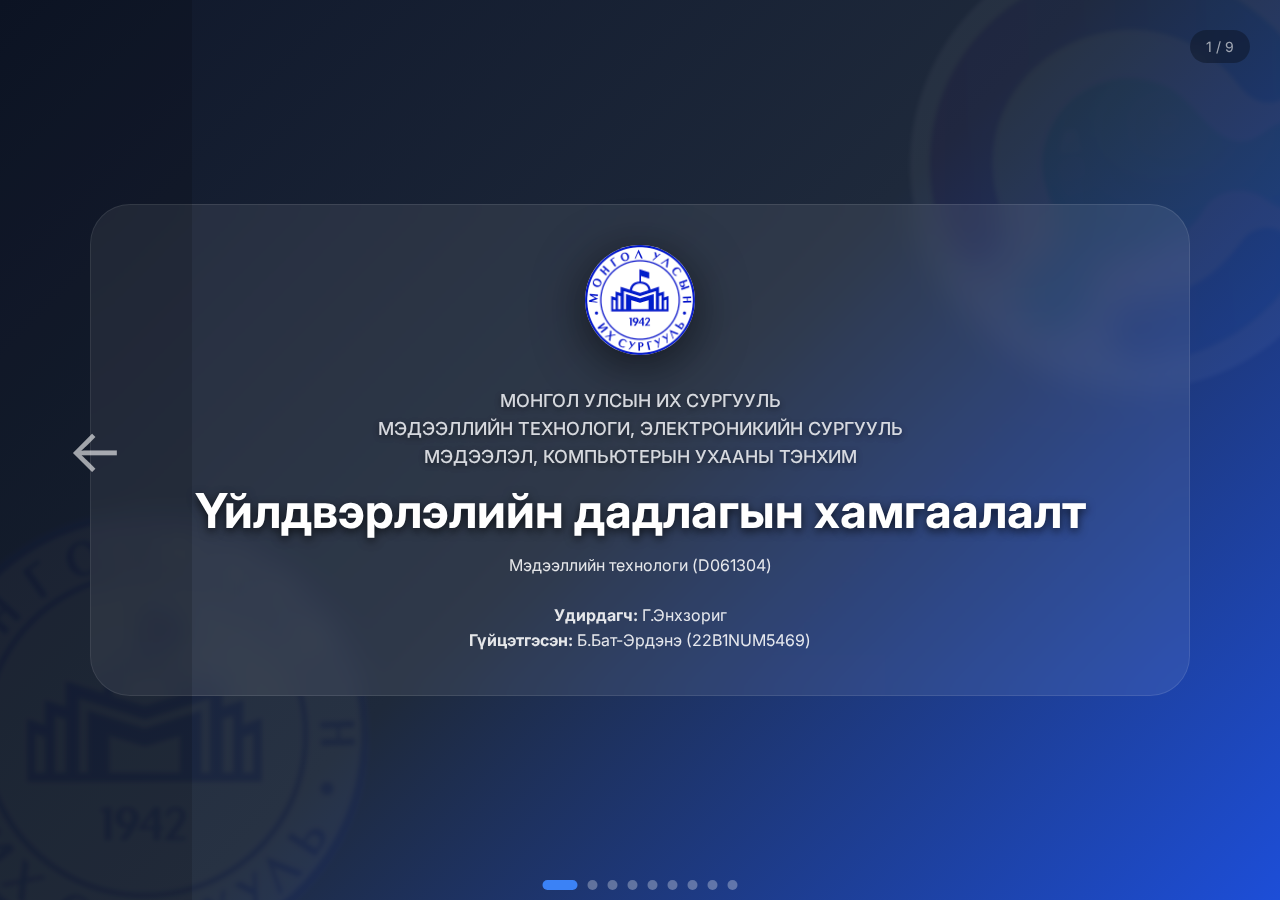
<file: Hamgaalalt_dadlaga/index.html>
<!DOCTYPE html>
<html lang="mn">
<head>
<meta charset="UTF-8">
<title>Үйлдвэрлэлийн дадлагын тайлан - Нүүр хуудас</title>
<link href="https://fonts.googleapis.com/css2?family=Inter:wght@300;400;500;600;700&display=swap" rel="stylesheet">
<link href="style.css" rel="stylesheet">
</head>

<body>

<div class="slide-number" id="slideNumber">1 / 9</div>

<div class="nav-arrow left" id="navArrowLeft" onclick="window.location.href='demo.html'">
  <div class="arrow-icon">←</div>
</div>
<div class="nav-arrow right" id="navArrowRight" onclick="window.location.href='aguulga.html'">
  <div class="arrow-icon">→</div>
</div>

<div class="slides-container">
  <div class="slide">
    <img src="num.png" class="bg-logo left" alt="МУИС Logo">
    <img src="compony.png" class="bg-logo right" alt="Компанийн Logo">
    
    <div class="slide-content">
      <div class="cover-box">
        <div class="logo-row">
          <img src="num.png" alt="МУИС лого">
        </div>

        <h2>МОНГОЛ УЛСЫН ИХ СУРГУУЛЬ</h2>
        <h2>МЭДЭЭЛЛИЙН ТЕХНОЛОГИ, ЭЛЕКТРОНИКИЙН СУРГУУЛЬ</h2>
        <h2>МЭДЭЭЛЭЛ, КОМПЬЮТЕРЫН УХААНЫ ТЭНХИМ</h2>

        <h1>Үйлдвэрлэлийн дадлагын хамгаалалт</h1>

        <p>Мэдээллийн технологи (D061304)</p>

        <br>

        <p><b>Удирдагч:</b> Г.Энхзориг</p>
        <p><b>Гүйцэтгэсэн:</b> Б.Бат-Эрдэнэ (22B1NUM5469)</p>
      </div>
    </div>
  </div>
</div>

<div class="nav-indicators">
  <div class="nav-dot active" onclick="window.location.href='index.html'"></div>
  <div class="nav-dot" onclick="window.location.href='aguulga.html'"></div>
  <div class="nav-dot" onclick="window.location.href='orshil.html'"></div>
  <div class="nav-dot" onclick="window.location.href='company-intro.html'"></div>
  <div class="nav-dot" onclick="window.location.href='system.html'"></div>
  <div class="nav-dot" onclick="window.location.href='learning.html'"></div>
  <div class="nav-dot" onclick="window.location.href='my-work.html'"></div>
  <div class="nav-dot" onclick="window.location.href='conclusion.html'"></div>
  <div class="nav-dot" onclick="window.location.href='demo.html'"></div>
</div>

<script src="script.js"></script>

</body>
</html>
</file>
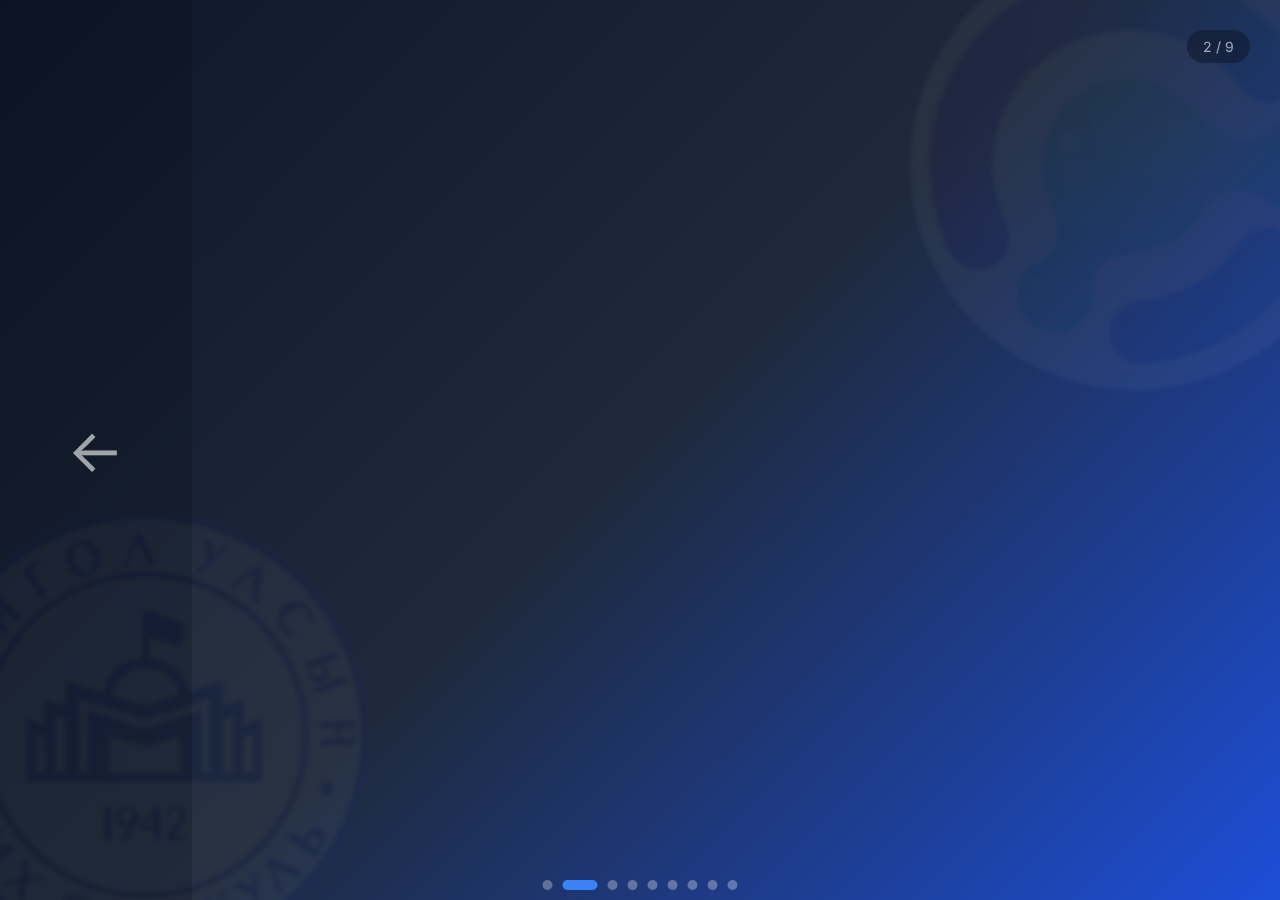
<file: Hamgaalalt_dadlaga/aguulga.html>
<!DOCTYPE html>
<html lang="mn">
<head>
<meta charset="UTF-8">
<title>Үйлдвэрлэлийн дадлагын тайлан - Агуулга</title>
<link href="https://fonts.googleapis.com/css2?family=Inter:wght@300;400;500;600;700&display=swap" rel="stylesheet">
<link rel="stylesheet" href="https://cdnjs.cloudflare.com/ajax/libs/font-awesome/6.4.0/css/all.min.css">
<link href="style.css" rel="stylesheet">
<style>
body {
    font-family: 'Inter', sans-serif;
    background: linear-gradient(135deg, #0f172a, #1e293b, #1d4ed8);
    color: #e5e7eb;
    margin: 0;
    padding: 0;
    overflow: hidden;
}

/* Subtle animations */
@keyframes fadeInUp {
    from {
        opacity: 0;
        transform: translateY(15px);
    }
    to {
        opacity: 1;
        transform: translateY(0);
    }
}

@keyframes fadeIn {
    from { opacity: 0; }
    to { opacity: 1; }
}

@keyframes slideInLeft {
    from {
        opacity: 0;
        transform: translateX(-20px);
    }
    to {
        opacity: 1;
        transform: translateX(0);
    }
}

.slide-content {
    max-width: 1000px;
    margin: 0 auto;
    padding: 20px;
    position: relative;
    background: rgba(255, 255, 255, 0.08);
    border-radius: 40px;
    backdrop-filter: blur(15px);
    border: 1px solid rgba(255, 255, 255, 0.1);
    text-align: center;
    opacity: 0;
    animation: fadeIn 0.5s ease-out 0.1s forwards;
}

.page-header {
    text-align: center;
    margin-bottom: 30px;
    opacity: 0;
    animation: fadeInUp 0.6s ease-out 0.3s forwards;
}

.page-header h1 {
  font-size: 36px;
  margin-bottom: 10px;
  margin: 15px 0;
  font-weight: 700;
  text-shadow: 0 3px 10px rgba(0,0,0,.7);
  line-height: 1.2;
  color: white;
}

.content-list {
    counter-reset: section;
    list-style: none;
    padding: 0;
}

.content-list > li {
    counter-increment: section;
    margin-bottom: 15px;
    padding: 15px 20px;
    background: linear-gradient(145deg, rgba(55, 76, 109, 0.7), rgba(22, 43, 86, 0.6));
    border-radius: 12px;
    border-left: 4px solid #60a5fa;
    transition: all 0.3s ease;
    position: relative;
    cursor: pointer;
    opacity: 0;
    animation: slideInLeft 0.4s ease-out forwards;
}

.content-list > li:nth-child(1) { animation-delay: 0.5s; }
.content-list > li:nth-child(2) { animation-delay: 0.6s; }
.content-list > li:nth-child(3) { animation-delay: 0.7s; }
.content-list > li:nth-child(4) { animation-delay: 0.8s; }
.content-list > li:nth-child(5) { animation-delay: 0.9s; }
.content-list > li:nth-child(6) { animation-delay: 1.0s; }
.content-list > li:nth-child(7) { animation-delay: 1.1s; }

.content-list > li:hover {
    transform: translateX(8px);
    background: rgba(255,255,255,0.08);
    box-shadow: 0 8px 20px rgba(59,130,246,0.2);
}

.content-list > li.active {
    background: rgba(59,130,246,0.15);
    border-left: 4px solid #3b82f6;
}

.content-list > li::before {
    content: counter(section);
    position: absolute;
    left: -12px;
    top: 50%;
    transform: translateY(-50%);
    background: linear-gradient(135deg, #3b82f6, #1d4ed8);
    color: white;
    width: 35px;
    height: 35px;
    border-radius: 50%;
    display: flex;
    align-items: center;
    justify-content: center;
    font-weight: 700;
    font-size: 16px;
    box-shadow: 0 5px 12px rgba(59,130,246,0.3);
    transition: all 0.3s ease;
    z-index: 2;
}

.content-list > li:hover::before {
    background: linear-gradient(135deg, #60a5fa, #3b82f6);
    transform: translateY(-50%) scale(1.1);
}

.content-list > li > span {
    display: flex;
    align-items: center;
    gap: 10px;
    font-size: 18px;
    font-weight: 600;
    margin-left: 30px;
    transition: all 0.3s ease;
}

.content-list > li > span i {
    color: #60a5fa;
    font-size: 16px;
    transition: all 0.3s ease;
}

.content-list > li:hover > span {
    color: #ffffff;
}

.content-list > li:hover > span i {
    color: #93c5fd;
    transform: scale(1.1);
}

.sub-list-container {
    max-height: 0;
    overflow: hidden;
    transition: max-height 0.5s cubic-bezier(0.4,0,0.2,1), opacity 0.3s ease;
    opacity: 0;
}

.content-list > li:hover .sub-list-container,
.content-list > li.active .sub-list-container {
    max-height: 400px;
    opacity: 1;
}

.sub-list {
    list-style: none;
    padding-right: 20px;
    margin: 8px 0 0 50px;
    transform: translateY(-2px);
    transition: transform 0.3s ease;
}

.content-list > li:hover .sub-list,
.content-list > li.active .sub-list {
    transform: translateY(0);
}

.sub-list li {
    margin-bottom: 5px;
    padding: 8px 15px;
    background: rgba(30,41,59,0.5);
    border-radius: 10px;
    border-left: 3px solid #14b8a6;
    transition: all 0.3s ease;
    opacity: 0;
    transform: translateX(-15px);
    font-size: 14px;
    display: flex;
    align-items: center;
}

.content-list > li:hover .sub-list li,
.content-list > li.active .sub-list li {
    opacity: 1;
    transform: translateX(0);
}

.sub-list li:nth-child(1){ transition-delay: 0.05s; }
.sub-list li:nth-child(2){ transition-delay: 0.1s; }
.sub-list li:nth-child(3){ transition-delay: 0.15s; }
.sub-list li:nth-child(4){ transition-delay: 0.2s; }
.sub-list li:nth-child(5){ transition-delay: 0.25s; }

.sub-list li:hover {
    background: rgba(30,41,59,0.7);
    transform: translateX(5px) !important;
    border-left: 3px solid #10b981;
}

.sub-list li::before {
    content: "▸";
    color: #14b8a6;
    font-weight: bold;
    display: inline-block;
    width: 18px;
    transition: all 0.3s ease;
}

.sub-list li:hover::before {
    color: #10b981;
    transform: scale(1.2);
}

.project-icon {
    color: #14b8a6;
    margin-right: 8px;
    font-size: 14px;
    transition: all 0.3s ease;
}

.sub-list li:hover .project-icon {
    color: #10b981;
    transform: scale(1.1);
}

.expand-indicator {
    position: absolute;
    right: 20px;
    top: 50%;
    transform: translateY(-50%);
    color: #60a5fa;
    font-size: 16px;
    transition: all 0.3s ease;
}

.content-list > li:hover .expand-indicator {
    transform: translateY(-50%) rotate(90deg);
    color: #93c5fd;
}
</style>
</head>
<body>

<div class="slide-number" id="slideNumber">2 / 9</div>

<div class="nav-arrow left" id="navArrowLeft" onclick="window.location.href='index.html'">
  <div class="arrow-icon">←</div>
</div>
<div class="nav-arrow right" id="navArrowRight" onclick="window.location.href='orshil.html'">
  <div class="arrow-icon">→</div>
</div>

<div class="slides-container">
  <div class="slide">
    <img src="num.png" class="bg-logo left" alt="МУИС Logo">
    <img src="compony.png" class="bg-logo right" alt="Компанийн Logo">
    
    <div class="slide-content">
      <div class="page-header">
        <h1>Агуулга</h1>
      </div>
      
      <div>
        <ol class="content-list">
          <li>
            <span><i class="fas fa-book"></i> Оршил</span>
            <span class="expand-indicator">›</span>
            <div class="sub-list-container">
              <ul class="sub-list">
                <li>Дадлагын зорилго, зорилт</li>
              </ul>
            </div>
          </li>
          
          <li>
            <span><i class="fas fa-building"></i> Байгууллагын танилцуулга</span>
            <span class="expand-indicator">›</span>
            <div class="sub-list-container">
              <ul class="sub-list">
                <li>Коор Майнд ХХК-ийн ерөнхий мэдээлэл</li>
              </ul>
            </div>
          </li>
          
          <li>
            <span><i class="fas fa-notes-medical"></i> Ажилласан систем</span>
            <span class="expand-indicator">›</span>
            <div class="sub-list-container">
              <ul class="sub-list">
                <li><i class="fas fa-hospital project-icon"></i> "Синдүра Мед" эмнэлгийн цаг захиалгын систем</li>
              </ul>
            </div>
          </li>
          
          <li>
            <span><i class="fas fa-lightbulb"></i> Судалсан зүйлс</span>
            <span class="expand-indicator">›</span>
            <div class="sub-list-container">
              <ul class="sub-list">
                <li>Next.js болон TypeScript</li>
                <li>Shadcn/ui болон Nuqs</li>
                <li>SSR, SSG болон Django Framework</li>
              </ul>
            </div>
          </li>
          
          <li>
            <span><i class="fas fa-clipboard-list"></i> Миний хийсэн ажил</span>
            <span class="expand-indicator">›</span>
            <div class="sub-list-container">
              <ul class="sub-list">
                <li>Хэрэглэгч талын Frontend хөгжүүлэлт</li>
                <li>Админ талын Frontend хөгжүүлэлт</li>
                <li>Frontend болон backend талуудыг холбох</li>
              </ul>
            </div>
          </li>
          
          <li>
            <span><i class="fas fa-check-circle"></i> Дүгнэлт</span>
            <span class="expand-indicator">›</span>
            <div class="sub-list-container">
              <ul class="sub-list">
                <li>Дадлагын ерөнхий дүгнэлт</li>
              </ul>
            </div>
          </li>
          
          <li>
            <span><i class="fas fa-project-diagram"></i> Хэрэгжүүлсэн системийн загвар</span>
            <span class="expand-indicator">›</span>
            <div class="sub-list-container">
              <ul class="sub-list">
                <li>"Синдүра Мед" эмнэлгийн цаг захиалгын систем загвар харуулах</li>
              </ul>
            </div>
          </li>
        </ol>
      </div>
    </div>
  </div>
</div>

<div class="nav-indicators">
  <div class="nav-dot" onclick="window.location.href='index.html'"></div>
  <div class="nav-dot active" onclick="window.location.href='aguulga.html'"></div>
  <div class="nav-dot" onclick="window.location.href='orshil.html'"></div>
  <div class="nav-dot" onclick="window.location.href='company-intro.html'"></div>
  <div class="nav-dot" onclick="window.location.href='system.html'"></div>
  <div class="nav-dot" onclick="window.location.href='learning.html'"></div>
  <div class="nav-dot" onclick="window.location.href='my-work.html'"></div>
  <div class="nav-dot" onclick="window.location.href='conclusion.html'"></div>
  <div class="nav-dot" onclick="window.location.href='demo.html'"></div>
</div>

<script src="script.js"></script>

<script>
document.addEventListener('DOMContentLoaded', function() {
    const listItems = document.querySelectorAll('.content-list > li');
    listItems.forEach(item => {
        item.addEventListener('click', function(e) {
            if (e.target.tagName === 'A' || e.target.closest('a')) return;
            this.classList.toggle('active');
            listItems.forEach(other => { if(other!==this) other.classList.remove('active'); });
        });
    });
});
</script>

</body>
</html>
</file>
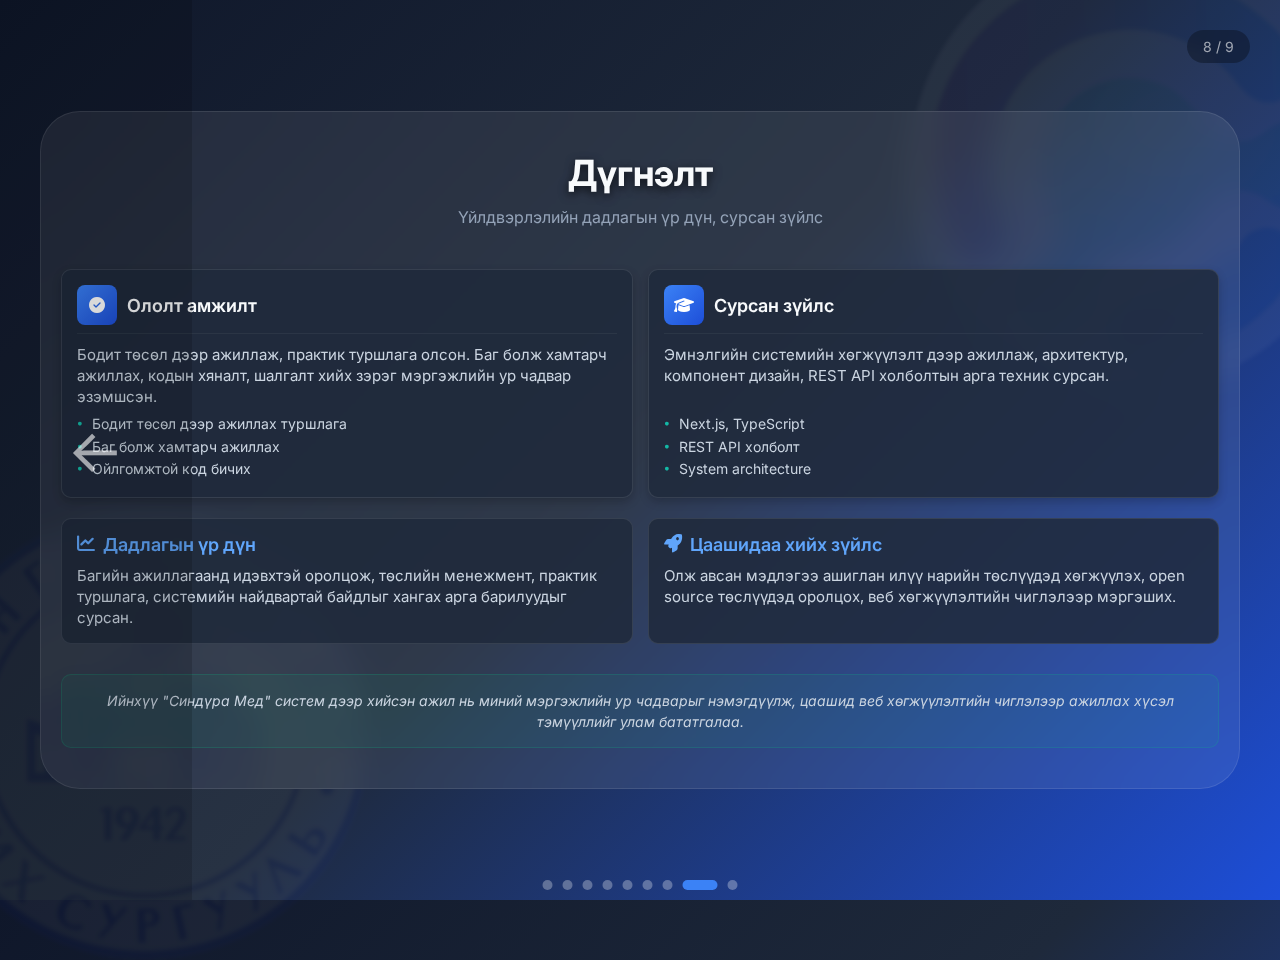
<file: Hamgaalalt_dadlaga/conclusion.html>
<!DOCTYPE html>
<html lang="mn">
<head>
<meta charset="UTF-8">
<title>Үйлдвэрлэлийн дадлагын тайлан - Дүгнэлт</title>
<link href="https://fonts.googleapis.com/css2?family=Inter:wght@300;400;500;600;700;800&display=swap" rel="stylesheet">
<link rel="stylesheet" href="https://cdnjs.cloudflare.com/ajax/libs/font-awesome/6.4.0/css/all.min.css">
<link href="style.css" rel="stylesheet">
<style>
:root {
    --primary: #3b82f6;
    --primary-dark: #2563eb;
    --primary-light: #60a5fa;
    --accent: #14b8a6;
    --accent-light: #2dd4bf;
    --text: #f8fafc;
    --text-light: #cbd5e1;
    --text-muted: #94a3b8;
    --bg-dark: #0f172a;
    --bg-card: rgba(30, 41, 59, 0.85);
    --border: rgba(255, 255, 255, 0.1);
    --border-light: rgba(255, 255, 255, 0.05);
    --shadow: rgba(0, 0, 0, 0.25);
    --gradient-primary: linear-gradient(135deg, #3b82f6, #1d4ed8);
    --gradient-accent: linear-gradient(135deg, #14b8a6, #0d9488);
    --gradient-card: linear-gradient(145deg, rgba(30, 41, 59, 0.95), rgba(15, 23, 42, 0.85));
}

* {
    margin: 0;
    padding: 0;
    box-sizing: border-box;
    font-family: 'Inter', sans-serif;
}

body {
    background: linear-gradient(135deg, #0f172a, #1e293b, #1d4ed8);
    color: var(--text);
    min-height: 100vh;
    overflow: hidden;
}

.slides{
    position: relative;
    width: 100%;
    height: 100vh;
    display: flex;
    align-items: center;
    justify-content: center;
}

.container {
    max-width: 1200px;
    margin: auto 40px;
    padding: 20px 20px 40px;
    position: relative;
    background: rgba(255, 255, 255, 0.08);
    border-radius: 40px;
    backdrop-filter: blur(15px);
    border: 1px solid rgba(255, 255, 255, 0.1);
}
/* Header */
.header {
    text-align: center;
    margin-bottom: 40px;
    padding-top: 20px;
}

.header h1 {
    font-size: 36px;
    margin-bottom: 10px;
    background-clip: text;
    font-weight: 700;
    text-shadow: 0 3px 10px rgba(0,0,0,.7);
    line-height: 1.2;
}

.header-subtitle {
    font-size: 16px;
    color: var(--text-muted);
    margin-bottom: 15px;
    max-width: 600px;
    margin-left: auto;
    margin-right: auto;
    line-height: 1.5;
}

.compact-grid {
    display: grid;
    grid-template-columns: repeat(2, 1fr);
    gap: 15px;
    margin-bottom: 20px;
}

.grid-item {
    background: var(--bg-card);
    border-radius: 10px;
    padding: 15px;
    border: 1px solid var(--border);
    box-shadow: 0 4px 10px rgba(0, 0, 0, 0.2);
    transition: all 0.3s ease;
    height: 100%;
    display: flex;
    flex-direction: column;
}

.grid-item:hover {
    transform: translateY(-2px);
    box-shadow: 0 6px 15px rgba(59, 130, 246, 0.2);
}

.item-header {
    display: flex;
    align-items: center;
    gap: 10px;
    margin-bottom: 10px;
    padding-bottom: 8px;
    border-bottom: 1px solid rgba(255, 255, 255, 0.05);
}

.item-icon {
    width: 40px;
    height: 40px;
    background: var(--gradient-primary);
    border-radius: 8px;
    display: flex;
    align-items: center;
    justify-content: center;
    font-size: 16px;
    color: white;
    flex-shrink: 0;
}

.item-title {
    font-size: 18px;
    font-weight: 600;
    color: var(--text);
}

.item-content {
    font-size: 15px;
    color: var(--text-light);
    line-height: 1.4;
    flex-grow: 1;
}

.compact-list {
    list-style: none;
    padding: 0;
    margin: 8px 0 0 0;
}

.compact-list li {
    font-size: 14px;
    color: var(--text-light);
    margin-bottom: 4px;
    padding-left: 15px;
    position: relative;
    line-height: 1.3;
}

.compact-list li::before {
    content: "•";
    position: absolute;
    left: 0;
    color: var(--accent);
    font-weight: bold;
    font-size: 12px;
}

.full-section {
    background: var(--bg-card);
    border-radius: 10px;
    padding: 15px;
    margin-bottom: 15px;
    border: 1px solid var(--border);
}

.section-title {
    font-size: 18px;
    font-weight: 600;
    color: var(--primary-light);
    margin-bottom: 10px;
    display: flex;
    align-items: center;
    gap: 8px;
}

.bottom-section {
    display: grid;
    grid-template-columns: repeat(2, 1fr);
    gap: 15px;
    margin-top: 15px;
}

.bottom-item {
    background: var(--bg-card);
    border-radius: 10px;
    padding: 15px;
    border: 1px solid var(--border);
}

.bottom-header {
    font-size: 16px;
    color: var(--text);
    margin-bottom: 8px;
    display: flex;
    align-items: center;
    gap: 8px;
    font-weight: 600;
}

.bottom-content {
    font-size: 14px;
    color: var(--text-light);
    line-height: 1.4;
}

.final-statement {
    background: rgba(16, 185, 129, 0.08);
    border-radius: 10px;
    padding: 15px;
    margin-top: 15px;
    border: 1px solid rgba(16, 185, 129, 0.2);
    text-align: center;
}

.final-text {
    font-size: 14px;
    color: var(--text-light);
    line-height: 1.5;
    font-style: italic;
}
</style>
</head>
<body>

<div class="slide-number">8 / 9</div>

<div class="nav-arrow left" onclick="window.location.href='my-work.html'">
    <div class="arrow-icon">←</div>
</div>

<div class="nav-arrow right" onclick="window.location.href='demo.html'">
    <div class="arrow-icon">→</div>
</div>
<div class="slides">
    <img src="num.png" class="bg-logo left" alt="МУИС Logo">
    <img src="compony.png" class="bg-logo right" alt="Компанийн Logo">
    <div class="container">
        <div class="header">
            <h1>Дүгнэлт</h1>
            <p class="header-subtitle">Үйлдвэрлэлийн дадлагын үр дүн, сурсан зүйлс</p>
        </div>
        
        <div class="compact-grid">
            <div class="grid-item">
                <div class="item-header">
                    <div class="item-icon">
                        <i class="fas fa-check-circle"></i>
                    </div>
                    <h3 class="item-title">Ололт амжилт</h3>
                </div>
                <div class="item-content">
                    Бодит төсөл дээр ажиллаж, практик туршлага олсон. Баг болж хамтарч ажиллах, кодын хяналт, шалгалт хийх зэрэг мэргэжлийн ур чадвар эзэмшсэн.
                </div>
                <ul class="compact-list">
                    <li>Бодит төсөл дээр ажиллах туршлага</li>
                    <li>Баг болж хамтарч ажиллах</li>
                    <li>Ойлгомжтой код бичих</li>
                </ul>
            </div>
            
            <div class="grid-item">
                <div class="item-header">
                    <div class="item-icon">
                        <i class="fas fa-graduation-cap"></i>
                    </div>
                    <h3 class="item-title">Сурсан зүйлс</h3>
                </div>
                <div class="item-content">
                    Эмнэлгийн системийн хөгжүүлэлт дээр ажиллаж, архитектур, компонент дизайн, REST API холболтын арга техник сурсан.
                </div>
                <ul class="compact-list">
                    <li>Next.js, TypeScript</li>
                    <li>REST API холболт</li>
                    <li>System architecture</li>
                </ul>
            </div>
        </div>
        
        <div class="bottom-section">
            <div class="full-section">
                <div class="section-title">
                    <i class="fas fa-chart-line"></i> Дадлагын үр дүн
                </div>
                <div class="item-content">
                    Багийн ажиллагаанд идэвхтэй оролцож, төслийн менежмент, практик туршлага, системийн найдвартай байдлыг хангах арга барилуудыг сурсан.
                </div>
            </div>
            <div class="full-section">
                <div class="section-title">
                    <i class="fas fa-rocket"></i> Цаашидаа хийх зүйлс
                </div>
                <div class="item-content">
                    Олж авсан мэдлэгээ ашиглан илүү нарийн төслүүдэд хөгжүүлэх, open source төслүүдэд оролцох, веб хөгжүүлэлтийн чиглэлээр мэргэших.
                </div>
            </div>
        </div>
        
        <div class="final-statement">
            <p class="final-text">
                Ийнхүү "Синдүра Мед" систем дээр хийсэн ажил нь миний мэргэжлийн ур чадварыг нэмэгдүүлж, цаашид веб хөгжүүлэлтийн чиглэлээр ажиллах хүсэл тэмүүллийг улам бататгалаа.
            </p>
        </div>
    </div>
</div>
<div class="nav-indicators">
  <div class="nav-dot" onclick="window.location.href='index.html'"></div>
  <div class="nav-dot" onclick="window.location.href='aguulga.html'"></div>
  <div class="nav-dot" onclick="window.location.href='orshil.html'"></div>
  <div class="nav-dot" onclick="window.location.href='company-intro.html'"></div>
  <div class="nav-dot active" onclick="window.location.href='system.html'"></div>
  <div class="nav-dot" onclick="window.location.href='learning.html'"></div>
  <div class="nav-dot" onclick="window.location.href='my-work.html'"></div>
  <div class="nav-dot" onclick="window.location.href='conclusion.html'"></div>
  <div class="nav-dot" onclick="window.location.href='demo.html'"></div>
</div>

<script src="script.js"></script>

</body>
</html>
</file>
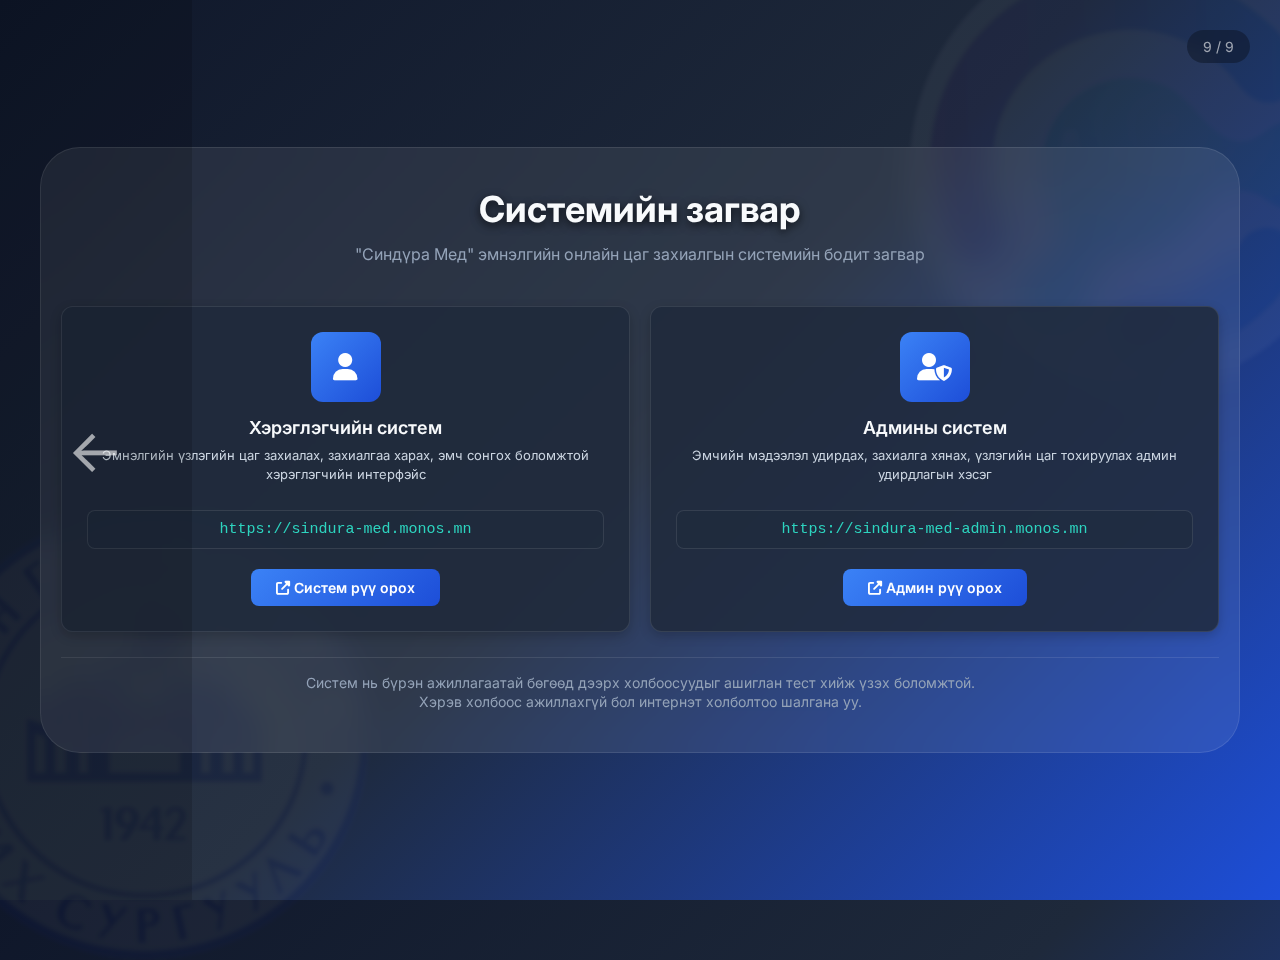
<file: Hamgaalalt_dadlaga/demo.html>
<!DOCTYPE html>
<html lang="mn">
<head>
<meta charset="UTF-8">
<title>Үйлдвэрлэлийн дадлагын тайлан - Системийн загвар</title>
<link href="https://fonts.googleapis.com/css2?family=Inter:wght@300;400;500;600;700;800&display=swap" rel="stylesheet">
<link rel="stylesheet" href="https://cdnjs.cloudflare.com/ajax/libs/font-awesome/6.4.0/css/all.min.css">
<link href="style.css" rel="stylesheet">
<style>
:root {
    --primary: #3b82f6;
    --primary-dark: #2563eb;
    --primary-light: #60a5fa;
    --accent: #14b8a6;
    --accent-light: #2dd4bf;
    --text: #f8fafc;
    --text-light: #cbd5e1;
    --text-muted: #94a3b8;
    --bg-dark: #0f172a;
    --bg-card: rgba(30, 41, 59, 0.85);
    --border: rgba(255, 255, 255, 0.1);
    --border-light: rgba(255, 255, 255, 0.05);
    --shadow: rgba(0, 0, 0, 0.25);
    --gradient-primary: linear-gradient(135deg, #3b82f6, #1d4ed8);
    --gradient-accent: linear-gradient(135deg, #14b8a6, #0d9488);
    --gradient-card: linear-gradient(145deg, rgba(30, 41, 59, 0.95), rgba(15, 23, 42, 0.85));
}

* {
    margin: 0;
    padding: 0;
    box-sizing: border-box;
    font-family: 'Inter', sans-serif;
}

body {
    background: linear-gradient(135deg, #0f172a, #1e293b, #1d4ed8);
    color: var(--text);
    min-height: 100vh;
    overflow: hidden;
}

.slides{
    position: relative;
    width: 100%;
    height: 100vh;
    display: flex;
    align-items: center;
    justify-content: center;
}

.container {
    max-width: 1200px;
    margin: auto 40px;
    padding: 20px 20px 40px;
    position: relative;
    background: rgba(255, 255, 255, 0.08);
    border-radius: 40px;
    backdrop-filter: blur(15px);
    border: 1px solid rgba(255, 255, 255, 0.1);
}

.header {
    text-align: center;
    margin-bottom: 40px;
    padding-top: 20px;
}

.header h1 {
    font-size: 36px;
    margin-bottom: 10px;
    background-clip: text;
    font-weight: 700;
    text-shadow: 0 3px 10px rgba(0,0,0,.7);
    line-height: 1.2;
}

.header-subtitle {
    font-size: 16px;
    color: var(--text-muted);
    margin-bottom: 15px;
    max-width: 600px;
    margin-left: auto;
    margin-right: auto;
    line-height: 1.5;
}

.system-links {
    display: grid;
    grid-template-columns: repeat(2, 1fr);
    gap: 20px;
    margin-bottom: 25px;
}

.system-card {
    background: var(--bg-card);
    border-radius: 12px;
    padding: 25px;
    border: 1px solid var(--border);
    box-shadow: 0 4px 12px rgba(0, 0, 0, 0.2);
    transition: all 0.3s ease;
    text-align: center;
    display: flex;
    flex-direction: column;
    align-items: center;
    justify-content: center;
    height: 100%;
}

.system-card:hover {
    transform: translateY(-5px);
    box-shadow: 0 8px 20px rgba(59, 130, 246, 0.2);
    border-color: rgba(59, 130, 246, 0.3);
}

.system-icon {
    width: 70px;
    height: 70px;
    background: var(--gradient-primary);
    border-radius: 12px;
    display: flex;
    align-items: center;
    justify-content: center;
    font-size: 28px;
    color: white;
    margin-bottom: 15px;
}

.system-title {
    font-size: 18px;
    font-weight: 600;
    color: var(--text);
    margin-bottom: 8px;
}

.system-description {
    font-size: 13px;
    color: var(--text-light);
    line-height: 1.5;
    margin-bottom: 15px;
}

.system-url {
    background: rgba(30, 41, 59, 0.5);
    border-radius: 8px;
    padding: 10px 15px;
    margin: 10px 0;
    border: 1px solid var(--border);
    font-family: monospace;
    font-size: 15px;
    color: var(--accent-light);
    word-break: break-all;
    width: 100%;
    text-align: center;
}

.system-link {
    display: inline-block;
    background: var(--gradient-primary);
    color: white;
    text-decoration: none;
    padding: 10px 25px;
    border-radius: 8px;
    font-weight: 600;
    font-size: 14px;
    transition: all 0.3s ease;
    margin-top: 10px;
}

.system-link:hover {
    transform: translateY(-2px);
    box-shadow: 0 4px 15px rgba(59, 130, 246, 0.3);
}

.footer {
    text-align: center;
    margin-top: 25px;
    padding-top: 15px;
    border-top: 1px solid var(--border);
}

.footer-text {
    font-size: 14px;
    color: var(--text-muted);
    line-height: 1.4;
}
</style>
</head>
<body>

<div class="slide-number">9 / 9</div>

<div class="nav-arrow left" onclick="window.location.href='conclusion.html'">
    <div class="arrow-icon">←</div>
</div>

<div class="nav-arrow right" onclick="window.location.href='index.html'">
    <div class="arrow-icon">→</div>
</div>

<div class="slides">
    <img src="num.png" class="bg-logo left" alt="МУИС Logo">
    <img src="compony.png" class="bg-logo right" alt="Компанийн Logo">
    <div class="container">
        <div class="header">
            <h1>Системийн загвар</h1>
            <p class="header-subtitle">"Синдүра Мед" эмнэлгийн онлайн цаг захиалгын системийн бодит загвар</p>
        </div>
        <div class="system-links">
            <div class="system-card">
                <div class="system-icon">
                    <i class="fas fa-user"></i>
                </div>
                <h3 class="system-title">Хэрэглэгчийн систем</h3>
                <p class="system-description">
                    Эмнэлгийн үзлэгийн цаг захиалах, захиалгаа харах, эмч сонгох боломжтой хэрэглэгчийн интерфэйс
                </p>
                <div class="system-url">
                    https://sindura-med.monos.mn
                </div>
                <a href="https://sindura-med.monos.mn" target="_blank" class="system-link">
                    <i class="fas fa-external-link-alt"></i> Систем рүү орох
                </a>
            </div>

            <div class="system-card">
                <div class="system-icon">
                    <i class="fas fa-user-shield"></i>
                </div>
                <h3 class="system-title">Админы систем</h3>
                <p class="system-description">
                    Эмчийн мэдээлэл удирдах, захиалга хянах, үзлэгийн цаг тохируулах админ удирдлагын хэсэг
                </p>
                <div class="system-url">
                    https://sindura-med-admin.monos.mn
                </div>
                <a href="https://sindura-med-admin.monos.mn" target="_blank" class="system-link">
                    <i class="fas fa-external-link-alt"></i> Админ рүү орох
                </a>
            </div>
        </div>

        <div class="footer">
            <p class="footer-text">
                Систем нь бүрэн ажиллагаатай бөгөөд дээрх холбоосуудыг ашиглан тест хийж үзэх боломжтой.<br>
                Хэрэв холбоос ажиллахгүй бол интернэт холболтоо шалгана уу.
            </p>
        </div>
    </div>
</div>

<script>
document.addEventListener('DOMContentLoaded', function() {
    const systemCards = document.querySelectorAll('.system-card');
    
    systemCards.forEach((card, index) => {
        card.style.opacity = '0';
        card.style.transform = 'translateY(20px)';
        
        setTimeout(() => {
            card.style.transition = 'opacity 0.5s ease, transform 0.5s ease';
            card.style.opacity = '1';
            card.style.transform = 'translateY(0)';
        }, index * 200);
    });
    const systemUrls = document.querySelectorAll('.system-url');
    systemUrls.forEach(url => {
        url.addEventListener('click', function() {
            this.style.backgroundColor = 'rgba(16, 185, 129, 0.1)';
            setTimeout(() => {
                this.style.backgroundColor = '';
            }, 300);
        });
    });
    document.addEventListener('keydown', function(e) {
        if (e.key === 'ArrowLeft') {
            e.preventDefault();
            window.location.href = 'conclusion.html';
        } else if (e.key === 'ArrowRight') {
            e.preventDefault();
            window.location.href = 'index.html';
        }
    });
    systemUrls.forEach(url => {
        url.addEventListener('click', function(e) {
            e.preventDefault();
            const text = this.textContent.trim();
            navigator.clipboard.writeText(text).then(() => {
                const originalText = this.textContent;
                this.textContent = '✓ Холбоосыг хуулав!';
                setTimeout(() => {
                    this.textContent = originalText;
                }, 1500);
            });
        });
    });
});
</script>

</body>
</html>
</file>
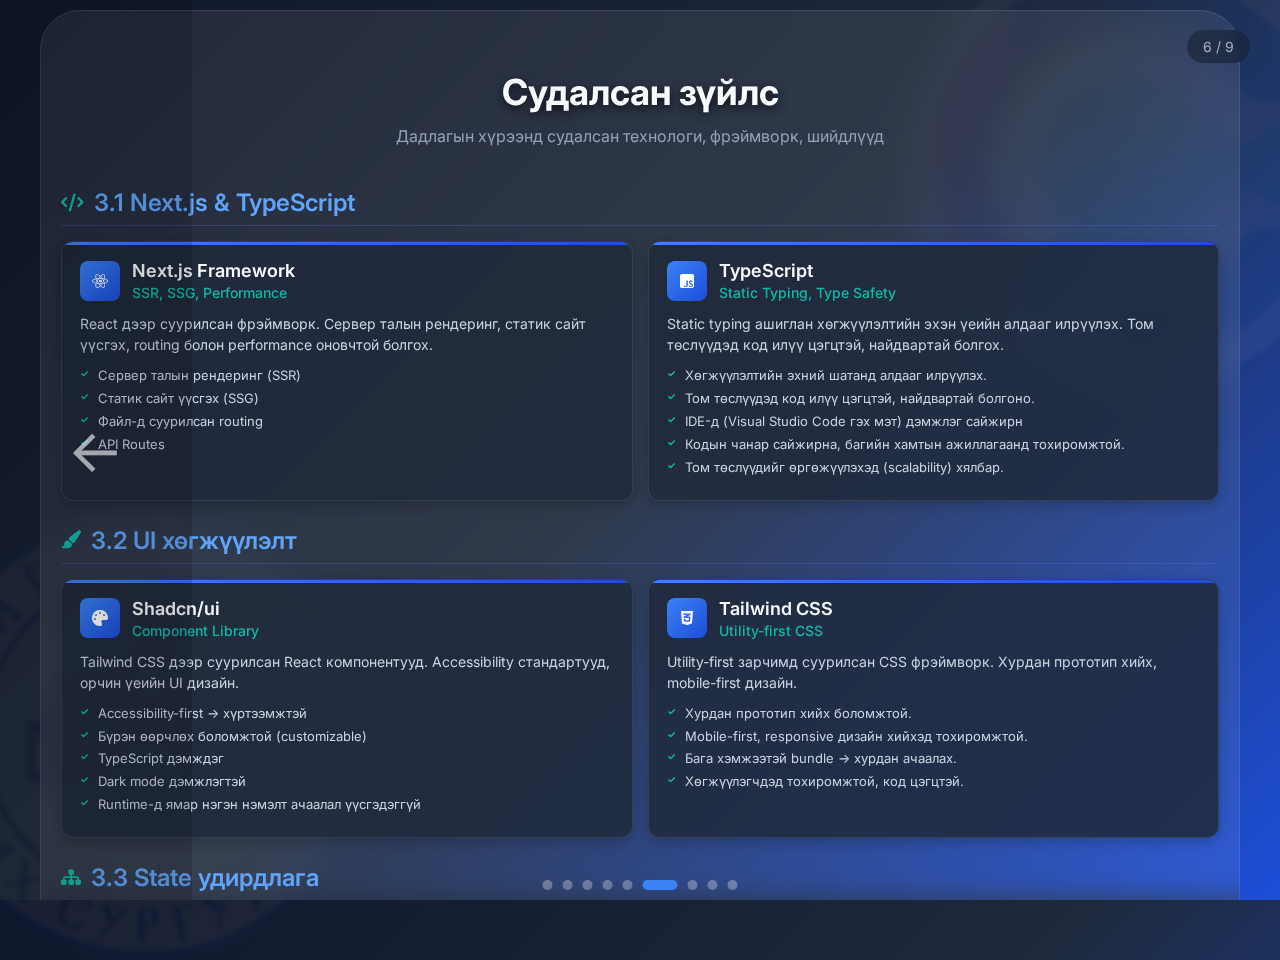
<file: Hamgaalalt_dadlaga/learning.html>
<!DOCTYPE html>
<html lang="mn">
<head>
<meta charset="UTF-8">
<title>Үйлдвэрлэлийн дадлагын тайлан - Судалсан зүйлс</title>
<link href="https://fonts.googleapis.com/css2?family=Inter:wght@300;400;500;600;700;800&display=swap" rel="stylesheet">
<link rel="stylesheet" href="https://cdnjs.cloudflare.com/ajax/libs/font-awesome/6.4.0/css/all.min.css">
<link href="style.css" rel="stylesheet">
<style>
:root {
    --primary: #3b82f6;
    --primary-dark: #2563eb;
    --primary-light: #60a5fa;
    --accent: #14b8a6;
    --accent-light: #2dd4bf;
    --text: #f8fafc;
    --text-light: #cbd5e1;
    --text-muted: #94a3b8;
    --bg-dark: #0f172a;
    --bg-card: rgba(30, 41, 59, 0.85);
    --border: rgba(255, 255, 255, 0.1);
    --border-light: rgba(255, 255, 255, 0.05);
    --shadow: rgba(0, 0, 0, 0.25);
    --gradient-primary: linear-gradient(135deg, #3b82f6, #1d4ed8);
    --gradient-accent: linear-gradient(135deg, #14b8a6, #0d9488);
    --gradient-card: linear-gradient(145deg, rgba(30, 41, 59, 0.95), rgba(15, 23, 42, 0.85));
}

* {
    margin: 0;
    padding: 0;
    box-sizing: border-box;
    font-family: 'Inter', sans-serif;
}

body {
    background: linear-gradient(135deg, #0f172a, #1e293b, #1d4ed8);
    color: var(--text);
    min-height: 100vh;
    overflow-x: hidden;
}

.scrollable-page {
    height: 100vh;
    overflow-y: auto;
    overflow-x: hidden;
}

.bg-animation {
    position: fixed;
    top: 0;
    left: 0;
    width: 100%;
    height: 100%;
    z-index: -1;
    overflow: hidden;
    pointer-events: none;
}

.bg-circle {
    position: absolute;
    border-radius: 50%;
    background: rgba(59, 130, 246, 0.05);
    filter: blur(60px);
    pointer-events: none;
}

.circle-1 {
    width: 300px;
    height: 300px;
    top: -150px;
    left: -150px;
    background: rgba(59, 130, 246, 0.08);
}

.circle-2 {
    width: 400px;
    height: 400px;
    bottom: -200px;
    right: -200px;
    background: rgba(20, 184, 166, 0.06);
}

.container {
    max-width: 1200px;
    margin: 10px auto 40px;
    padding: 40px 20px 40px;
    position: relative;
    z-index: 1;
    min-height: 100vh;
    background: rgba(255, 255, 255, 0.08);
    border-radius: 40px;
    backdrop-filter: blur(15px);
    border: 1px solid rgba(255, 255, 255, 0.1);
}

/* Header */
.header {
    text-align: center;
    margin-bottom: 40px;
    padding-top: 20px;
}

.header h1 {
    font-size: 36px;
    margin-bottom: 10px;
    background-clip: text;
    font-weight: 700;
    text-shadow: 0 3px 10px rgba(0,0,0,.7);
    line-height: 1.2;
}

.header-subtitle {
    font-size: 16px;
    color: var(--text-muted);
    margin-bottom: 15px;
    max-width: 600px;
    margin-left: auto;
    margin-right: auto;
    line-height: 1.5;
}

.section {
    margin-bottom: 25px;
}

.section-title {
    font-size: 24px;
    font-weight: 600;
    color: var(--primary-light);
    margin-bottom: 15px;
    padding-bottom: 8px;
    border-bottom: 1px solid rgba(99, 102, 241, 0.3);
    display: flex;
    align-items: center;
    gap: 10px;
}

.section-title i {
    color: var(--accent);
    font-size: 18px;
}

.research-topics {
    display: grid;
    grid-template-columns: repeat(auto-fit, minmax(280px, 1fr));
    gap: 15px;
    margin-bottom: 20px;
}

.research-topic {
    background: var(--bg-card);
    border-radius: 12px;
    padding: 18px;
    border: 1px solid var(--border);
    box-shadow: 0 4px 12px rgba(0, 0, 0, 0.2);
    transition: all 0.3s ease;
    position: relative;
    overflow: hidden;
}

.research-topic::before {
    content: '';
    position: absolute;
    top: 0;
    left: 0;
    width: 100%;
    height: 3px;
    background: var(--gradient-primary);
}

.research-topic:hover {
    transform: translateY(-3px);
    box-shadow: 0 8px 20px rgba(99, 102, 241, 0.2);
    border-color: rgba(99, 102, 241, 0.3);
}

.topic-header {
    display: flex;
    align-items: center;
    gap: 12px;
    margin-bottom: 12px;
}

.topic-icon {
    width: 40px;
    height: 40px;
    background: var(--gradient-primary);
    border-radius: 8px;
    display: flex;
    align-items: center;
    justify-content: center;
    font-size: 16px;
    color: white;
    flex-shrink: 0;
}

.topic-title {
    font-size: 18px;
    font-weight: 600;
    color: var(--text);
    margin-bottom: 3px;
}

.topic-subtitle {
    font-size: 14px;
    color: var(--accent);
    font-weight: 500;
}

.topic-content {
    font-size: 14px;
    line-height: 1.5;
    color: var(--text-light);
    margin-bottom: 12px;
}

.topic-features {
    list-style: none;
    padding: 0;
    margin: 0;
}

.topic-features li {
    font-size: 13px;
    color: var(--text-light);
    margin-bottom: 6px;
    padding-left: 18px;
    position: relative;
    line-height: 1.3;
}

.topic-features li::before {
    content: "✓";
    position: absolute;
    left: 0;
    color: var(--accent);
    font-weight: bold;
    font-size: 10px;
}

.compact-grid {
    display: grid;
    grid-template-columns: repeat(auto-fit, minmax(220px, 1fr));
    gap: 12px;
    margin-bottom: 20px;
}

.compact-item {
    background: rgba(44, 57, 84, 0.792);
    border-radius: 10px;
    padding: 15px;
    border: 1px solid rgba(99, 102, 241, 0.1);
    transition: all 0.3s ease;
}

.compact-item:hover {
    background: rgba(99, 102, 241, 0.08);
    transform: translateY(-2px);
}

.compact-item h4 {
    font-size: 16px;
    color: var(--primary-light);
    margin-bottom: 8px;
    display: flex;
    align-items: center;
    gap: 6px;
}

.compact-item p {
    font-size: 14px;
    line-height: 1.4;
    color: var(--text-light);
}

.note-box {
    background: rgba(20, 184, 166, 0.1);
    border-radius: 12px;
    padding: 18px;
    border-left: 4px solid var(--accent);
    margin-top: 20px;
}

.note-box p {
    font-size: 13px;
    color: var(--text-light);
    line-height: 1.6;
}

.note-box strong {
    color: var(--accent-light);
}

.nav-btn {
    display: flex;
    align-items: center;
    gap: 10px;
    padding: 12px 24px;
    background: rgba(30, 41, 59, 0.7);
    border: 1px solid var(--border);
    border-radius: 10px;
    color: var(--text-light);
    font-size: 14px;
    font-weight: 600;
    text-decoration: none;
    transition: all 0.3s ease;
}

.nav-btn:hover {
    background: rgba(59, 130, 246, 0.15);
    color: var(--primary-light);
    transform: translateY(-2px);
    box-shadow: 0 5px 15px rgba(0, 0, 0, 0.1);
}

.nav-btn i {
    font-size: 16px;
}

.slide-indicator {
    color: var(--text-muted);
    font-size: 14px;
    font-weight: 500;
    text-align: center;
}

.slide-indicator .current {
    color: var(--primary-light);
    font-weight: 700;
}

.scrollable-page::-webkit-scrollbar {
    width: 8px;
}

.scrollable-page::-webkit-scrollbar-track {
    background: rgba(255, 255, 255, 0.05);
    border-radius: 10px;
}

.scrollable-page::-webkit-scrollbar-thumb {
    background: rgba(59, 130, 246, 0.5);
    border-radius: 10px;
}

.scrollable-page::-webkit-scrollbar-thumb:hover {
    background: rgba(59, 130, 246, 0.8);
}

.scroll-top-btn.visible {
    opacity: 1;
    transform: translateY(0);
}

.scroll-top-btn:hover {
    transform: translateY(-3px);
    box-shadow: 0 6px 20px rgba(59, 130, 246, 0.4);
}
.progress-bar {
    position: fixed;
    top: 0;
    left: 0;
    width: 0%;
    height: 4px;
    background: var(--gradient-accent);
    z-index: 1000;
    transition: width 0.1s ease;
}
</style>
</head>
<body>
<div class="slide-number">6 / 9</div>

<div class="nav-arrow left" onclick="window.location.href='system.html'">
  <div class="arrow-icon">←</div>
</div>
<div class="nav-arrow right" onclick="window.location.href='my-work.html'">
  <div class="arrow-icon">→</div>
</div>

<div class="scrollable-page">
    <img src="num.png" class="bg-logo left" alt="МУИС Logo">
    <img src="compony.png" class="bg-logo right" alt="Компанийн Logo">
    <div class="container">
        <div class="header">
            <h1>Судалсан зүйлс</h1>
            <p class="header-subtitle">Дадлагын хүрээнд судалсан технологи, фрэймворк, шийдлүүд</p>
        </div>
        <div class="scrollable-content">
            <div class="section">
                <h2 class="section-title"><i class="fas fa-code"></i> 3.1 Next.js & TypeScript</h2>
                
                <div class="research-topics">
                    <div class="research-topic">
                        <div class="topic-header">
                            <div class="topic-icon">
                                <i class="fab fa-react"></i>
                            </div>
                            <div>
                                <h3 class="topic-title">Next.js Framework</h3>
                                <p class="topic-subtitle">SSR, SSG, Performance</p>
                            </div>
                        </div>
                        
                        <div class="topic-content">
                            React дээр суурилсан фрэймворк. Сервер талын рендеринг, статик сайт үүсгэх, routing болон performance оновчтой болгох.
                        </div>
                        <ul class="topic-features">
                            <li>Сервер талын рендеринг (SSR)</li>
                            <li>Статик сайт үүсгэх (SSG)</li>
                            <li>Файл-д суурилсан routing</li>
                            <li>API Routes</li>
                        </ul>
                    </div>
        
                    <div class="research-topic">
                        <div class="topic-header">
                            <div class="topic-icon">
                                <i class="fab fa-js-square"></i>
                            </div>
                            <div>
                                <h3 class="topic-title">TypeScript</h3>
                                <p class="topic-subtitle">Static Typing, Type Safety</p>
                            </div>
                        </div>
                        
                        <div class="topic-content">
                            Static typing ашиглан хөгжүүлэлтийн эхэн үеийн алдааг илрүүлэх. Том төслүүдэд код илүү цэгцтэй, найдвартай болгох.
                        </div>
                        
                        <ul class="topic-features">
                            <li>Хөгжүүлэлтийн эхний шатанд алдааг илрүүлэх.</li>
                            <li>Том төслүүдэд код илүү цэгцтэй, найдвартай болгоно.</li>
                            <li>IDE-д (Visual Studio Code гэх мэт) дэмжлэг сайжирн</li>
                            <li>Кодын чанар сайжирна, багийн хамтын ажиллагаанд тохиромжтой.</li>
                            <li>Том төслүүдийг өргөжүүлэхэд (scalability) хялбар.</li>
                        </ul>
                    </div>
                </div>
            </div>
            
            <div class="section">
                <h2 class="section-title"><i class="fas fa-paint-brush"></i> 3.2 UI хөгжүүлэлт</h2>
                
                <div class="research-topics">
                    <div class="research-topic">
                        <div class="topic-header">
                            <div class="topic-icon">
                                <i class="fas fa-palette"></i>
                            </div>
                            <div>
                                <h3 class="topic-title">Shadcn/ui</h3>
                                <p class="topic-subtitle">Component Library</p>
                            </div>
                        </div>
                        
                        <div class="topic-content">
                            Tailwind CSS дээр суурилсан React компонентууд. Accessibility стандартууд, орчин үеийн UI дизайн.
                        </div>
                        
                        <ul class="topic-features">
                            <li>Accessibility-first → хүртээмжтэй</li>
                            <li>Бүрэн өөрчлөх боломжтой (customizable)</li>
                            <li>TypeScript дэмждэг</li>
                            <li>Dark mode дэмжлэгтэй</li>
                            <li>Runtime-д ямар нэгэн нэмэлт ачаалал үүсгэдэггүй</li>
                        </ul>
                    </div>
                    
                    <div class="research-topic">
                        <div class="topic-header">
                            <div class="topic-icon">
                                <i class="fab fa-css3-alt"></i>
                            </div>
                            <div>
                                <h3 class="topic-title">Tailwind CSS</h3>
                                <p class="topic-subtitle">Utility-first CSS</p>
                            </div>
                        </div>
                        
                        <div class="topic-content">
                            Utility-first зарчимд суурилсан CSS фрэймворк. Хурдан прототип хийх, mobile-first дизайн.
                        </div>
                        
                        <ul class="topic-features">
                            <li>Хурдан прототип хийх боломжтой.</li>
                            <li>Mobile-first, responsive дизайн хийхэд тохиромжтой.</li>
                            <li>Бага хэмжээтэй bundle → хурдан ачаалах.</li>
                            <li>Хөгжүүлэгчдэд тохиромжтой, код цэгцтэй.</li>
                        </ul>
                    </div>
                </div>
            </div>
            
            <div class="section">
                <h2 class="section-title"><i class="fas fa-sitemap"></i> 3.3 State удирдлага</h2>
                
                <div class="research-topics">
                    <div class="research-topic">
                        <div class="topic-header">
                            <div class="topic-icon">
                                <i class="fas fa-network-wired"></i>
                            </div>
                            <div>
                                <h3 class="topic-title">Nuqs</h3>
                                <p class="topic-subtitle">URL Synchronized State</p>
                            </div>
                        </div>
                        
                        <div class="topic-content">
                            UI төлөв болон URL query параметрүүдийг синхрончлох. React state-тэй нэгтгэж ашиглах.
                        </div>
                        
                        <ul class="topic-features">
                            <li>React UI-ийн төлөв (state) болон URL query параметрүүдийг синхрончлох</li>
                            <li>Server state болон local state-ийг тусад нь удирдах боломжтой</li>
                            <li>Light-weight, Next.js-д оновчтой</li>
                            <li>Static Typing-тэй нийцдэг → type-safe</li>
                        </ul>
                    </div>
                </div>
            </div>
            
            <div class="section">
                <h2 class="section-title"><i class="fas fa-server"></i> 3.4 Backend & Performance</h2>
                
                <div class="research-topics">
                    <div class="research-topic">
                        <div class="topic-header">
                            <div class="topic-icon">
                                <i class="fas fa-bolt"></i>
                            </div>
                            <div>
                                <h3 class="topic-title">SSR vs SSG</h3>
                                <p class="topic-subtitle">Performance сайжруулалт</p>
                            </div>
                        </div>
                        
                        <div class="topic-content">
                            SSR болон SSG-ийн үр нөлөөг performance болон SEO үзүүлэлтэд харьцуулан судалсан.
                        </div>
                        
                        <ul class="topic-features">
                            <li>SSR: Dynamic content</li>
                            <li>SSG: Best performance</li>
                            <li>Performance → ачаалалт хурдан, хэрэглэгчийн туршлага сайжирна.</li>
                            <li>SEO → Google индексжүүлэлт сайжирна.</li>
                        </ul>
                    </div>
                    
                    <div class="research-topic">
                        <div class="topic-header">
                            <div class="topic-icon">
                                <i class="fab fa-python"></i>
                            </div>
                            <div>
                                <h3 class="topic-title">Django REST</h3>
                                <p class="topic-subtitle">Backend API</p>
                            </div>
                        </div>
                        
                        <div class="topic-content">
                            Сервер талын API хөгжүүлэлт. REST API хурдан хөгжүүлэх, Swagger API баримтжуулалт.
                        </div>
                        
                        <ul class="topic-features">
                            <li>Хурдан хөгжүүлэлт</li>
                            <li>Хэрэглэгчийн нэвтрэлт бэлэн</li>
                            <li>Өгөгдлийг JSON руу хөрвүүлэх</li>
                            <li>REST API-ийг баримтжуулах</li>
                            <li>Өгөгдлийг удирдах веб интерфейс</li>
                        </ul>
                    </div>
                </div>
            </div>

            <div class="section">
                <h2 class="section-title"><i class="fas fa-chart-line"></i> Судалгааны үр дүн</h2>
                
                <div class="compact-grid">
                    <div class="compact-item">
                        <h4><i class="fas fa-rocket"></i> Ачаалалтын хурд</h4>
                        <p>SSR/SSG зөв ашигласнаар ачаалалтын хурд сайжирсан.</p>
                    </div>
                    
                    <div class="compact-item">
                        <h4><i class="fas fa-search"></i> SEO</h4>
                        <p>SSR ашигласнаар SEO оновчтой болж, Google индексжүүлэлт сайжирсан.</p>
                    </div>
                    
                    <div class="compact-item">
                        <h4><i class="fas fa-code"></i> Бүтээмж</h4>
                        <p>TypeScript болон Tailwind CSS ашигласнаар бүтээмж нэмэгдсэн.</p>
                    </div>
        
                    <div class="compact-item">
                        <h4><i class="fas fa-users"></i> Хамтран ажиллагаа</h4>
                        <p>Shadcn/ui ашигласнаар дизайн системийн нэгдмэл байдал хангагдсан.</p>
                    </div>
                </div>
            </div>
        </div>
    </div>
</div>
<div class="nav-indicators">
  <div class="nav-dot" onclick="window.location.href='index.html'"></div>
  <div class="nav-dot" onclick="window.location.href='aguulga.html'"></div>
  <div class="nav-dot" onclick="window.location.href='orshil.html'"></div>
  <div class="nav-dot" onclick="window.location.href='company-intro.html'"></div>
  <div class="nav-dot active" onclick="window.location.href='system.html'"></div>
  <div class="nav-dot" onclick="window.location.href='learning.html'"></div>
  <div class="nav-dot" onclick="window.location.href='my-work.html'"></div>
  <div class="nav-dot" onclick="window.location.href='conclusion.html'"></div>
  <div class="nav-dot" onclick="window.location.href='demo.html'"></div>
</div>

<script src="script.js"></script>
<script>
document.addEventListener('DOMContentLoaded', function() {
    const topics = document.querySelectorAll('.research-topic');
    
    topics.forEach((topic, index) => {
        topic.style.opacity = '0';
        topic.style.transform = 'translateY(20px)';
        
        setTimeout(() => {
            topic.style.transition = 'opacity 0.5s ease, transform 0.5s ease';
            topic.style.opacity = '1';
            topic.style.transform = 'translateY(0)';
        }, index * 100);
    });
    document.addEventListener('keydown', function(e) {
        if (e.key === 'ArrowLeft') {
            e.preventDefault();
            window.location.href = 'system.html';
        } else if (e.key === 'ArrowRight') {
            e.preventDefault();
            window.location.href = 'my-work.html';
        }
    });
});
</script>

</body>
</html>
</file>
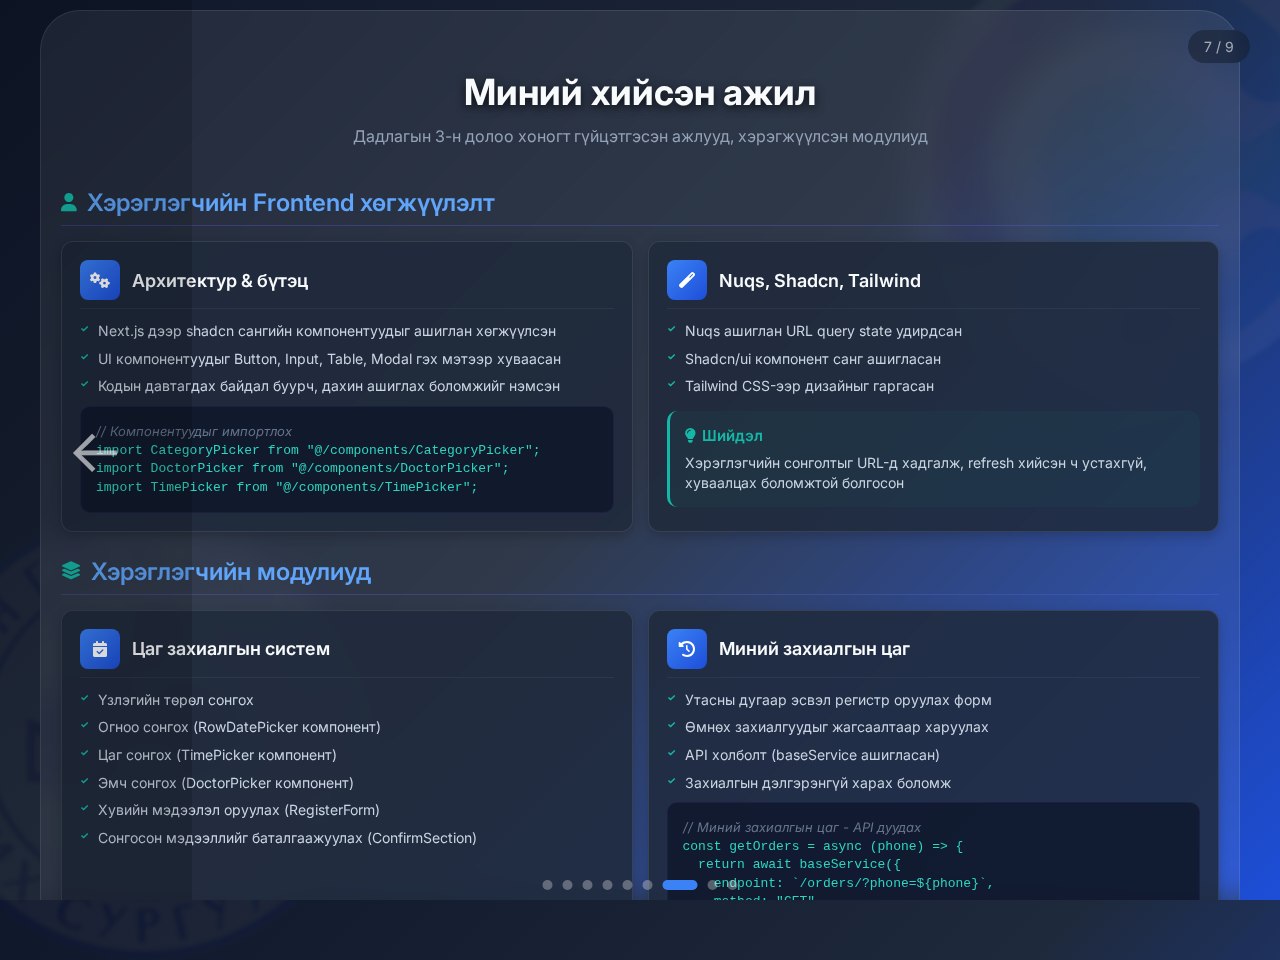
<file: Hamgaalalt_dadlaga/my-work.html>
<!DOCTYPE html>
<html lang="mn">
<head>
<meta charset="UTF-8">
<title>Үйлдвэрлэлийн дадлагын тайлан - Миний хийсэн ажил</title>
<link href="https://fonts.googleapis.com/css2?family=Inter:wght@300;400;500;600;700;800&display=swap" rel="stylesheet">
<link rel="stylesheet" href="https://cdnjs.cloudflare.com/ajax/libs/font-awesome/6.4.0/css/all.min.css">
<link href="style.css" rel="stylesheet">
<style>
:root {
    --primary: #3b82f6;
    --primary-dark: #2563eb;
    --primary-light: #60a5fa;
    --accent: #14b8a6;
    --accent-light: #2dd4bf;
    --text: #f8fafc;
    --text-light: #cbd5e1;
    --text-muted: #94a3b8;
    --bg-dark: #0f172a;
    --bg-card: rgba(30, 41, 59, 0.85);
    --border: rgba(255, 255, 255, 0.1);
    --border-light: rgba(255, 255, 255, 0.05);
    --shadow: rgba(0, 0, 0, 0.25);
    --gradient-primary: linear-gradient(135deg, #3b82f6, #1d4ed8);
    --gradient-accent: linear-gradient(135deg, #14b8a6, #0d9488);
    --gradient-card: linear-gradient(145deg, rgba(30, 41, 59, 0.95), rgba(15, 23, 42, 0.85));
}

* {
    margin: 0;
    padding: 0;
    box-sizing: border-box;
    font-family: 'Inter', sans-serif;
}

body {
    background: linear-gradient(135deg, #0f172a, #1e293b, #1d4ed8);
    color: var(--text);
    min-height: 100vh;
    overflow-x: hidden;
}

.scrollable-page {
    height: 100vh;
    overflow-y: auto;
    overflow-x: hidden;
}

.bg-animation {
    position: fixed;
    top: 0;
    left: 0;
    width: 100%;
    height: 100%;
    z-index: -1;
    overflow: hidden;
    pointer-events: none;
}

.bg-circle {
    position: absolute;
    border-radius: 50%;
    background: rgba(59, 130, 246, 0.05);
    filter: blur(60px);
    pointer-events: none;
}

.circle-1 {
    width: 300px;
    height: 300px;
    top: -150px;
    left: -150px;
    background: rgba(59, 130, 246, 0.08);
}

.circle-2 {
    width: 400px;
    height: 400px;
    bottom: -200px;
    right: -200px;
    background: rgba(20, 184, 166, 0.06);
}

.container {
    max-width: 1200px;
    margin: 10px auto 40px;
    padding: 40px 20px 40px;
    position: relative;
    z-index: 1;
    min-height: 100vh;
    background: rgba(255, 255, 255, 0.08);
    border-radius: 40px;
    backdrop-filter: blur(15px);
    border: 1px solid rgba(255, 255, 255, 0.1);
}

/* Header */
.header {
    text-align: center;
    margin-bottom: 40px;
    padding-top: 20px;
}

.header h1 {
    font-size: 36px;
    margin-bottom: 10px;
    background-clip: text;
    font-weight: 700;
    text-shadow: 0 3px 10px rgba(0,0,0,.7);
    line-height: 1.2;
}

.header-subtitle {
    font-size: 16px;
    color: var(--text-muted);
    margin-bottom: 15px;
    max-width: 600px;
    margin-left: auto;
    margin-right: auto;
    line-height: 1.5;
}

.section {
    margin-bottom: 25px;
}

.section-title {
    font-size: 24px;
    font-weight: 600;
    color: var(--primary-light);
    margin-bottom: 15px;
    padding-bottom: 8px;
    border-bottom: 1px solid rgba(99, 102, 241, 0.3);
    display: flex;
    align-items: center;
    gap: 10px;
}

.section-title i {
    color: var(--accent);
    font-size: 18px;
}

/* Work categories */
.work-categories {
    display: grid;
    grid-template-columns: repeat(auto-fit, minmax(300px, 1fr));
    gap: 15px;
    margin-bottom: 20px;
}

.work-category {
    background: var(--bg-card);
    border-radius: 12px;
    padding: 18px;
    border: 1px solid var(--border);
    box-shadow: 0 4px 12px rgba(0, 0, 0, 0.2);
    transition: all 0.3s ease;
}

.work-category:hover {
    transform: translateY(-3px);
    box-shadow: 0 8px 20px rgba(139, 92, 246, 0.2);
    border-color: rgba(139, 92, 246, 0.3);
}

.category-header {
    display: flex;
    align-items: center;
    gap: 12px;
    margin-bottom: 12px;
    padding-bottom: 8px;
    border-bottom: 1px solid rgba(255, 255, 255, 0.05);
}

.category-icon {
    width: 40px;
    height: 40px;
    background: var(--gradient-primary);
    border-radius: 8px;
    display: flex;
    align-items: center;
    justify-content: center;
    font-size: 16px;
    color: white;
    flex-shrink: 0;
}

.category-title {
    font-size: 18px;
    font-weight: 600;
    color: var(--text);
}

/* Work tasks */
.work-tasks {
    list-style: none;
    padding: 0;
    margin: 0;
}

.work-tasks li {
    font-size: 14px;
    color: var(--text-light);
    margin-bottom: 8px;
    padding-left: 18px;
    position: relative;
    line-height: 1.4;
}

.work-tasks li::before {
    content: "✓";
    position: absolute;
    left: 0;
    color: var(--accent);
    font-weight: bold;
    font-size: 10px;
}

.code-example {
    background: rgba(15, 23, 42, 0.8);
    border-radius: 10px;
    padding: 15px;
    margin-top: 10px;
    border: 1px solid rgba(139, 92, 246, 0.1);
    font-family: 'Courier New', monospace;
    font-size: 13px;
    line-height: 1.4;
    color: var(--accent-light);
    overflow-x: auto;
}

.code-comment {
    color: #64748b;
    font-style: italic;
}

.implementation-details {
    background: rgba(16, 185, 129, 0.05);
    border-radius: 10px;
    padding: 15px;
    margin-top: 15px;
    border-left: 3px solid var(--accent);
}

.detail-title {
    font-size: 15px;
    color: var(--accent);
    margin-bottom: 8px;
    display: flex;
    align-items: center;
    gap: 6px;
    font-weight: 600;
}

.detail-content {
    font-size: 14px;
    color: var(--text-light);
    line-height: 1.4;
}

.technical-skills {
    display: grid;
    grid-template-columns: repeat(auto-fit, minmax(220px, 1fr));
    gap: 12px;
    margin-bottom: 20px;
}

.skill-item {
    background: rgba(44, 57, 84, 0.792);
    border-radius: 10px;
    padding: 15px;
    border: 1px solid rgba(139, 92, 246, 0.1);
    transition: all 0.3s ease;
}

.skill-item:hover {
    background: rgba(139, 92, 246, 0.08);
    transform: translateY(-2px);
}

.skill-item h4 {
    font-size: 14px;
    color: var(--primary-light);
    margin-bottom: 8px;
    display: flex;
    align-items: center;
    gap: 6px;
}

.skill-item p {
    font-size: 13px;
    line-height: 1.4;
    color: var(--text-light);
}

</style>
</head>
<body>

<div class="slide-number">7 / 9</div>

<div class="nav-arrow left" onclick="window.location.href='learning.html'">
    <div class="arrow-icon">←</div>
</div>

<div class="nav-arrow right" onclick="window.location.href='conclusion.html'">
    <div class="arrow-icon">→</div>
</div>

<div class="scrollable-page">
    <img src="num.png" class="bg-logo left" alt="МУИС Logo">
    <img src="compony.png" class="bg-logo right" alt="Компанийн Logo">
    <div class="container">
        <div class="header">
            <h1>Миний хийсэн ажил</h1>
            <p class="header-subtitle">Дадлагын 3-н долоо хоногт гүйцэтгэсэн ажлууд, хэрэгжүүлсэн модулиуд</p>
        </div>
        
        <div class="scrollable-content">
            <div class="section">
                <h2 class="section-title"><i class="fas fa-user"></i> Хэрэглэгчийн Frontend хөгжүүлэлт</h2>
                
                <div class="work-categories">
                    <div class="work-category">
                        <div class="category-header">
                            <div class="category-icon">
                                <i class="fas fa-cogs"></i>
                            </div>
                            <h3 class="category-title">Архитектур & бүтэц</h3>
                        </div>
                        
                        <ul class="work-tasks">
                            <li>Next.js дээр shadcn сангийн компонентуудыг ашиглан хөгжүүлсэн</li>
                            <li>UI компонентуудыг Button, Input, Table, Modal гэх мэтээр хуваасан</li>
                            <li>Кодын давтагдах байдал буурч, дахин ашиглах боломжийг нэмсэн</li>
                        </ul>
                        
                        <div class="code-example">
                            <span class="code-comment">// Компонентуудыг импортлох</span><br>
                            import CategoryPicker from "@/components/CategoryPicker";<br>
                            import DoctorPicker from "@/components/DoctorPicker";<br>
                            import TimePicker from "@/components/TimePicker";
                        </div>
                    </div>
                    
                    <div class="work-category">
                        <div class="category-header">
                            <div class="category-icon">
                                <i class="fas fa-magic"></i>
                            </div>
                            <h3 class="category-title">Nuqs, Shadcn, Tailwind</h3>
                        </div>
                        
                        <ul class="work-tasks">
                            <li>Nuqs ашиглан URL query state удирдсан</li>
                            <li>Shadcn/ui компонент санг ашигласан</li>
                            <li>Tailwind CSS-ээр дизайныг гаргасан</li>
                        </ul>
                        
                        <div class="implementation-details">
                            <div class="detail-title">
                                <i class="fas fa-lightbulb"></i> Шийдэл
                            </div>
                            <div class="detail-content">
                                Хэрэглэгчийн сонголтыг URL-д хадгалж, refresh хийсэн ч устахгүй, хуваалцах боломжтой болгосон
                            </div>
                        </div>
                    </div>
                </div>
            </div>
            
            <div class="section">
                <h2 class="section-title"><i class="fas fa-layer-group"></i> Хэрэглэгчийн модулиуд</h2>
                <div class="work-categories">
                    <div class="work-category">
                        <div class="category-header">
                            <div class="category-icon">
                                <i class="fas fa-calendar-check"></i>
                            </div>
                            <h3 class="category-title">Цаг захиалгын систем</h3>
                        </div>
                        
                        <ul class="work-tasks">
                            <li>Үзлэгийн төрөл сонгох</li>
                            <li>Огноо сонгох (RowDatePicker компонент)</li>
                            <li>Цаг сонгох (TimePicker компонент)</li>
                            <li>Эмч сонгох (DoctorPicker компонент)</li>
                            <li>Хувийн мэдээлэл оруулах (RegisterForm)</li>
                            <li>Сонгосон мэдээллийг баталгаажуулах (ConfirmSection)</li>
                        </ul>
                    </div>
                    
                    <div class="work-category">
                        <div class="category-header">
                            <div class="category-icon">
                                <i class="fas fa-history"></i>
                            </div>
                            <h3 class="category-title">Миний захиалгын цаг</h3>
                        </div>
                        
                        <ul class="work-tasks">
                            <li>Утасны дугаар эсвэл регистр оруулах форм</li>
                            <li>Өмнөх захиалгуудыг жагсаалтаар харуулах</li>
                            <li>API холболт (baseService ашигласан)</li>
                            <li>Захиалгын дэлгэрэнгүй харах боломж</li>
                        </ul>
                        
                        <div class="code-example">
                            <span class="code-comment">// Миний захиалгын цаг - API дуудах</span><br>
                            const getOrders = async (phone) => {<br>
                            &nbsp;&nbsp;return await baseService({<br>
                            &nbsp;&nbsp;&nbsp;&nbsp;endpoint: `/orders/?phone=${phone}`,<br>
                            &nbsp;&nbsp;&nbsp;&nbsp;method: "GET"<br>
                            &nbsp;&nbsp;});<br>
                            };
                        </div>
                    </div>
                </div>
            </div>

            <div class="section">
                <h2 class="section-title"><i class="fas fa-user-shield"></i> Админы Frontend хөгжүүлэлт</h2>
                
                <div class="work-categories">
                    <div class="work-category">
                        <div class="category-header">
                            <div class="category-icon">
                                <i class="fas fa-table"></i>
                            </div>
                            <h3 class="category-title">CRUD модулиуд</h3>
                        </div>
                        
                        <ul class="work-tasks">
                            <li>Doctor модуль - Эмчийн мэдээлэл удирдах</li>
                            <li>Examination модуль - Үзлэгийн цаг удирдах</li>
                            <li>ExaminationType модуль - Үзлэгийн төрөл удирдах</li>
                            <li>Order модуль - Захиалгууд удирдах</li>
                            <li>DataTable компонент үүсгэсэн</li>
                            <li>Form validation хийсэн</li>
                        </ul>
                    </div>
                    
                    <div class="work-category">
                        <div class="category-header">
                            <div class="category-icon">
                                <i class="fas fa-filter"></i>
                            </div>
                            <h3 class="category-title">Дэвшилтэт шинж чанарууд</h3>
                        </div>
                        
                        <ul class="work-tasks">
                            <li>Шүүлтүүр систем (жил, сар, төлөвөөр шүүх)</li>
                            <li>Debounce ашиглан search оновчтой болгох</li>
                            <li>Details хэсэг - захиалгын дэлгэрэнгүй харуулах</li>
                            <li>URL query state хадгалах (refresh хийсэн ч алдахгүй)</li>
                        </ul>
                        
                        <div class="code-example">
                            <span class="code-comment">// Order шүүлтүүр</span><br>
                            endpoint: `/orders/?phone=${debouncedSearch}<br>
                            &stage=${stageFilter}<br>
                            &createdAt=${yearQuery}`,
                        </div>
                    </div>
                </div>
            </div>
            <div class="section">
                <h2 class="section-title"><i class="fas fa-check-circle"></i> Тест болон Баримтжуулалт</h2>
                
                <div class="technical-skills">
                    <div class="skill-item">
                        <h4><i class="fas fa-vial"></i> Нийтлэг тест</h4>
                        <p>Гол компонент, функцуудын алдааг шалгаж, кодны чанарыг баталгаажуулсан.</p>
                    </div>
                    
                    <div class="skill-item">
                        <h4><i class="fas fa-book"></i> API Баримтжуулалт</h4>
                        <p>Swagger дээрх API ашиглан backend болон frontend хоорондын холболтыг боловсруулсан.</p>
                    </div>
                    
                    <div class="skill-item">
                        <h4><i class="fas fa-bug"></i> Алдаа шалгах</h4>
                        <p>Performance алдаануудыг олж засаж, кодыг сайжруулсан.</p>
                    </div>
                </div>
            </div>
        </div>
    </div>
</div>
<div class="nav-indicators">
  <div class="nav-dot" onclick="window.location.href='index.html'"></div>
  <div class="nav-dot" onclick="window.location.href='aguulga.html'"></div>
  <div class="nav-dot" onclick="window.location.href='orshil.html'"></div>
  <div class="nav-dot" onclick="window.location.href='company-intro.html'"></div>
  <div class="nav-dot active" onclick="window.location.href='system.html'"></div>
  <div class="nav-dot" onclick="window.location.href='learning.html'"></div>
  <div class="nav-dot" onclick="window.location.href='my-work.html'"></div>
  <div class="nav-dot" onclick="window.location.href='conclusion.html'"></div>
  <div class="nav-dot" onclick="window.location.href='demo.html'"></div>
</div>

<script src="script.js"></script>
<script>
document.addEventListener('DOMContentLoaded', function() {
    const categories = document.querySelectorAll('.work-category');
    categories.forEach((category, index) => {
        category.style.opacity = '0';
        category.style.transform = 'translateY(20px)';
        
        setTimeout(() => {
            category.style.transition = 'opacity 0.5s ease, transform 0.5s ease';
            category.style.opacity = '1';
            category.style.transform = 'translateY(0)';
        }, index * 100);
    });
    document.addEventListener('keydown', function(e) {
        if (e.key === 'ArrowLeft') {
            e.preventDefault();
            window.location.href = 'learning.html';
        } else if (e.key === 'ArrowRight') {
            e.preventDefault();
            window.location.href = 'conclusion.html';
        }
    });
});
</script>

</body>
</html>
</file>
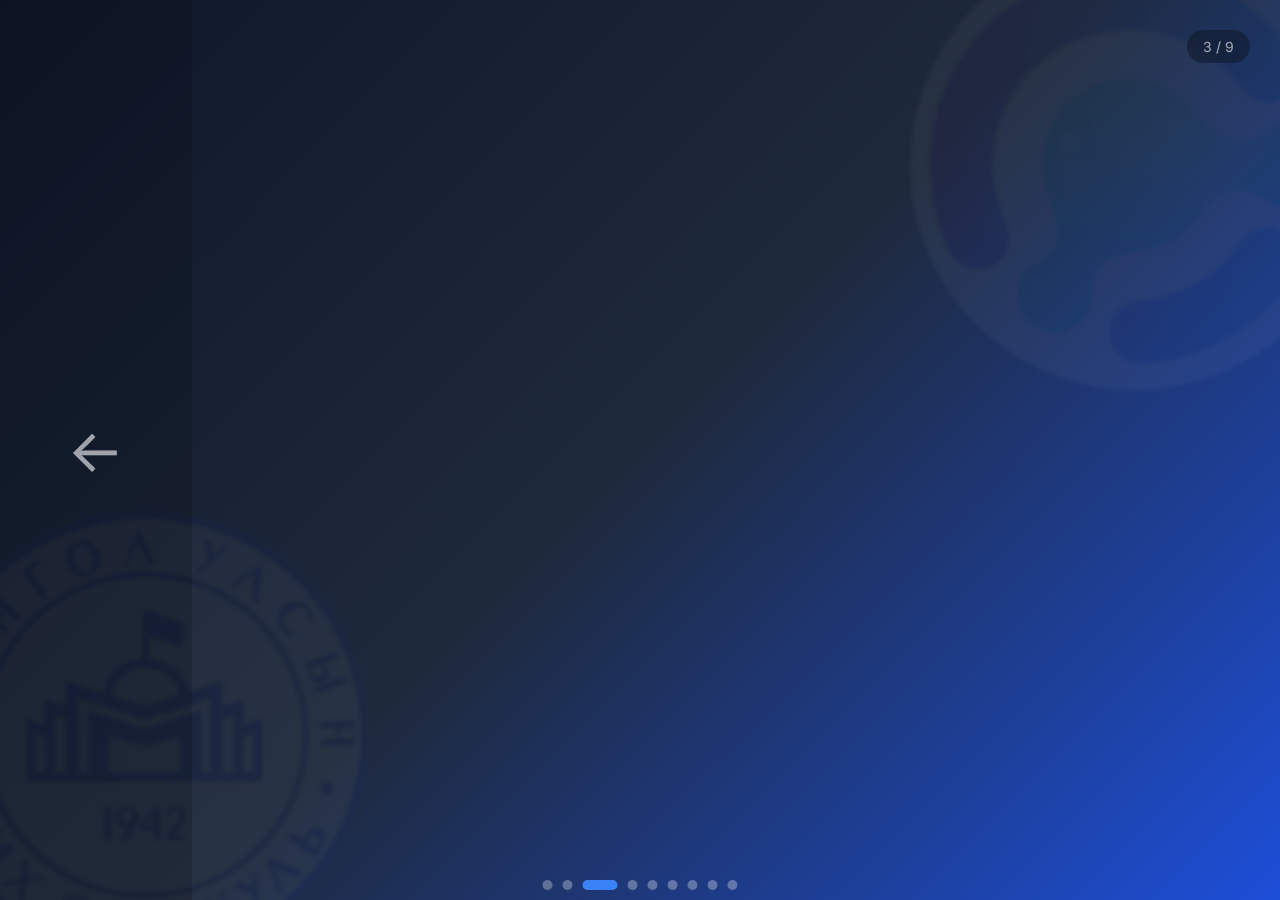
<file: Hamgaalalt_dadlaga/orshil.html>
<!DOCTYPE html>
<html lang="mn">
<head>
<meta charset="UTF-8">
<title>Үйлдвэрлэлийн дадлагын тайлан - Оршил</title>
<link href="https://fonts.googleapis.com/css2?family=Inter:wght@300;400;500;600;700&display=swap" rel="stylesheet">
<link rel="stylesheet" href="https://cdnjs.cloudflare.com/ajax/libs/font-awesome/6.4.0/css/all.min.css">
<link href="style.css" rel="stylesheet">
<style>
body {
    margin: 0;
    font-family: 'Inter', sans-serif;
    background: #0f172a;
    color: #e5e7eb;
}

/* Subtle animations */
@keyframes fadeInUp {
    from {
        opacity: 0;
        transform: translateY(15px);
    }
    to {
        opacity: 1;
        transform: translateY(0);
    }
}

@keyframes fadeIn {
    from { opacity: 0; }
    to { opacity: 1; }
}

@keyframes slideInLeft {
    from {
        opacity: 0;
        transform: translateX(-20px);
    }
    to {
        opacity: 1;
        transform: translateX(0);
    }
}

@keyframes slideInRight {
    from {
        opacity: 0;
        transform: translateX(20px);
    }
    to {
        opacity: 1;
        transform: translateX(0);
    }
}

.page-title{
  color: white;
}

.slide {
    height: 100vh;
    display: flex;
    align-items: center;
    justify-content: center;
    overflow: hidden;
    position: relative;
}

.intro-container {
    max-width: 1100px;
    width: 100%;
    padding: 10px;
    background: rgba(255, 255, 255, 0.08);
    border-radius: 40px;
    backdrop-filter: blur(15px);
    border: 1px solid rgba(255, 255, 255, 0.1);
    text-align: center;
    opacity: 0;
    animation: fadeIn 0.5s ease-out 0.1s forwards;
}

.page-title {
    font-size: 36px;
    font-weight: 700;
    margin-bottom: 35px;
    text-shadow: 0 3px 10px rgba(0,0,0,0.7);
    opacity: 0;
    animation: fadeInUp 0.6s ease-out 0.3s forwards;
}

.content-grid {
    display: grid;
    grid-template-columns: 1fr 1fr;
    gap: 15px;
    margin-bottom: 25px;
}

.info-card {
    background: linear-gradient(145deg, rgba(30, 41, 59, 0.7), rgba(15, 23, 42, 0.6));
    border-radius: 18px;
    padding: 25px;
    border: 1px solid rgba(255, 255, 255, 0.1);
    backdrop-filter: blur(10px);
    transition: all 0.3s ease;
    opacity: 0;
}

.info-card:nth-child(1) {
    animation: slideInLeft 0.5s ease-out 0.5s forwards;
}

.info-card:nth-child(2) {
    animation: slideInRight 0.5s ease-out 0.6s forwards;
}

.info-card:hover {
    transform: translateY(-3px);
    box-shadow: 0 12px 30px rgba(59, 130, 246, 0.25);
    border-color: rgba(59, 130, 246, 0.3);
}

.info-card h2 {
    font-size: 20px;
    color: #93c5fd;
    margin-bottom: 12px;
    display: flex;
    align-items: center;
    gap: 8px;
}

.info-card h2 i {
    color: #60a5fa;
}

.info-card p {
    font-size: 14px;
    line-height: 1.6;
    margin-bottom: 8px;
}

.info-card p:last-child {
    margin-bottom: 0;
}

.info-card strong {
    color: #93c5fd;
    font-weight: 600;
}

.tech-tags {
    display: flex;
    flex-wrap: wrap;
    gap: 6px;
    margin-top: 12px;
}

.tech-tag {
    background: rgba(59, 130, 246, 0.15);
    color: #93c5fd;
    padding: 4px 10px;
    border-radius: 12px;
    font-size: 12px;
    font-weight: 500;
    border: 1px solid rgba(59, 130, 246, 0.25);
    display: inline-flex;
    align-items: center;
    gap: 4px;
    opacity: 0;
    animation: fadeIn 0.3s ease-out forwards;
}

.tech-tag:nth-child(1) { animation-delay: 0.8s; }
.tech-tag:nth-child(2) { animation-delay: 0.85s; }
.tech-tag:nth-child(3) { animation-delay: 0.9s; }
.tech-tag:nth-child(4) { animation-delay: 0.95s; }
.tech-tag:nth-child(5) { animation-delay: 1.0s; }
.tech-tag:nth-child(6) { animation-delay: 1.05s; }
.tech-tag:nth-child(7) { animation-delay: 1.1s; }
.tech-tag:nth-child(8) { animation-delay: 1.15s; }

.tech-tag i {
    color: #60a5fa;
    font-size: 11px;
}

.goals-section {
    background: linear-gradient(145deg, rgba(30, 41, 59, 0.7), rgba(15, 23, 42, 0.6));
    border-radius: 18px;
    padding: 25px;
    border: 1px solid rgba(59, 130, 246, 0.2);
    backdrop-filter: blur(10px);
    opacity: 0;
    animation: fadeInUp 0.5s ease-out 0.7s forwards;
}

.goals-section h2 {
    font-size: 20px;
    color: #93c5fd;
    margin-bottom: 15px;
    text-align: center;
    display: flex;
    justify-content: center;
    align-items: center;
    gap: 8px;
}

.goals-section h2 i {
    color: #60a5fa;
}

.goal-items {
    display: grid;
    grid-template-columns: repeat(2, 1fr);
    gap: 15px;
}

.goal-item {
    background: rgba(59, 130, 246, 0.08);
    border-radius: 12px;
    padding: 15px;
    border-left: 3px solid #14b8a6;
    transition: all 0.3s ease;
    opacity: 0;
}

.goal-item:nth-child(1) {
    animation: slideInLeft 0.4s ease-out 0.9s forwards;
}

.goal-item:nth-child(2) {
    animation: slideInRight 0.4s ease-out 1.0s forwards;
}

.goal-item:hover {
    background: rgba(59, 130, 246, 0.15);
    transform: translateX(3px);
}

.goal-item h3 {
    font-size: 15px;
    color: #60a5fa;
    margin-bottom: 6px;
    display: flex;
    align-items: center;
    gap: 6px;
}

.goal-item h3 i {
    color: #14b8a6;
    font-size: 13px;
}

.goal-item p {
    font-size: 13px;
    line-height: 1.5;
    color: #cbd5e1;
    margin: 0;
}

.nav-dot, .nav-arrow {
    cursor: pointer;
}

.nav-dot.active {
    background-color: #3b82f6;
}
</style>
</head>
<body>

<div class="slide-number" id="slideNumber">3 / 9</div>

<div class="nav-arrow left" onclick="window.location.href='aguulga.html'">
  <div class="arrow-icon">←</div>
</div>
<div class="nav-arrow right" onclick="window.location.href='company-intro.html'">
  <div class="arrow-icon">→</div>
</div>

<div class="slides-container">
  <div class="slide">
    <img src="num.png" class="bg-logo left" alt="МУИС Logo">
    <img src="compony.png" class="bg-logo right" alt="Компанийн Logo">
    
    <div class="intro-container">
      <h1 class="page-title">Оршил</h1>
      
      <div class="content-grid">
        <div class="info-card">
          <h2><i class="fas fa-briefcase"></i> Дадлагын мэдээлэл</h2>
          <p>Миний бие<strong> Б.Бат-Эрдэнэ</strong> - <strong>"Коор Майнд ХХК"</strong> компанид frontend хөгжүүлэгчээр дадлага хийсэн.</p>
          <p><strong>Төслүүд:</strong> "Синдүра Мед" эмнэлгийн цаг захиалгын систем, "И-Монос" худалдааны систем.</p>
          <p>Багийн хамтын ажиллагаа, бодит процесс, арга барилуудтай танилцаж, онолын мэдлэгээ практикт хэрэгжүүлсэн.</p>
        </div>
        
        <div class="info-card">
          <h2><i class="fas fa-cogs"></i> Ашигласан технологи</h2>
          <p>Орчин үеийн технологиудыг ашиглан төслийн хөгжүүлэлтэнд оролцсон:</p>
          <div class="tech-tags">
            <span class="tech-tag"><i class="fab fa-react"></i> Next.js</span>
            <span class="tech-tag"><i class="fab fa-js"></i> TypeScript</span>
            <span class="tech-tag"><i class="fas fa-palette"></i> Shadcn UI</span>
            <span class="tech-tag"><i class="fab fa-node-js"></i> Node.js</span>
            <span class="tech-tag"><i class="fas fa-exchange-alt"></i> REST API</span>
            <span class="tech-tag"><i class="fab fa-python"></i> Django</span>
            <span class="tech-tag"><i class="fab fa-react"></i> React</span>
            <span class="tech-tag"><i class="fas fa-code"></i> Nuqs</span>
          </div>
        </div>
      </div>
      
      <div class="goals-section">
        <h2><i class="fas fa-bullseye"></i> Зорилго, зорилт</h2>
        <div class="goal-items">
          <div class="goal-item">
            <h3><i class="fas fa-graduation-cap"></i> Ерөнхий зорилго</h3>
            <p>Next.js, Shadcn UI, Node.js, REST API, Django, TypeScript зэрэг технологиудын мэдлэгээ бататган, бодит ажлын төслүүд дээр ашиглан мэргэжлийн ур чадвараа хөгжүүлэх.</p>
          </div>
          <div class="goal-item">
            <h3><i class="fas fa-code"></i> Хөгжүүлэлтийн зорилт</h3>
            <p>Өгөгдсөн шаардлагын хүрээнд frontend хөгжүүлэлт гүйцэтгэх, REST API ашиглан өгөгдөл дамжуулалт хийх.</p>
          </div>
        </div>
      </div>
    </div>
  </div>
</div>

<div class="nav-indicators">
  <div class="nav-dot" onclick="window.location.href='index.html'"></div>
  <div class="nav-dot" onclick="window.location.href='aguulga.html'"></div>
  <div class="nav-dot active" onclick="window.location.href='orshil.html'"></div>
  <div class="nav-dot" onclick="window.location.href='company-intro.html'"></div>
  <div class="nav-dot" onclick="window.location.href='system.html'"></div>
  <div class="nav-dot" onclick="window.location.href='learning.html'"></div>
  <div class="nav-dot" onclick="window.location.href='my-work.html'"></div>
  <div class="nav-dot" onclick="window.location.href='conclusion.html'"></div>
  <div class="nav-dot" onclick="window.location.href='demo.html'"></div>
</div>

<script src="script.js"></script>

</body>
</html>
</file>
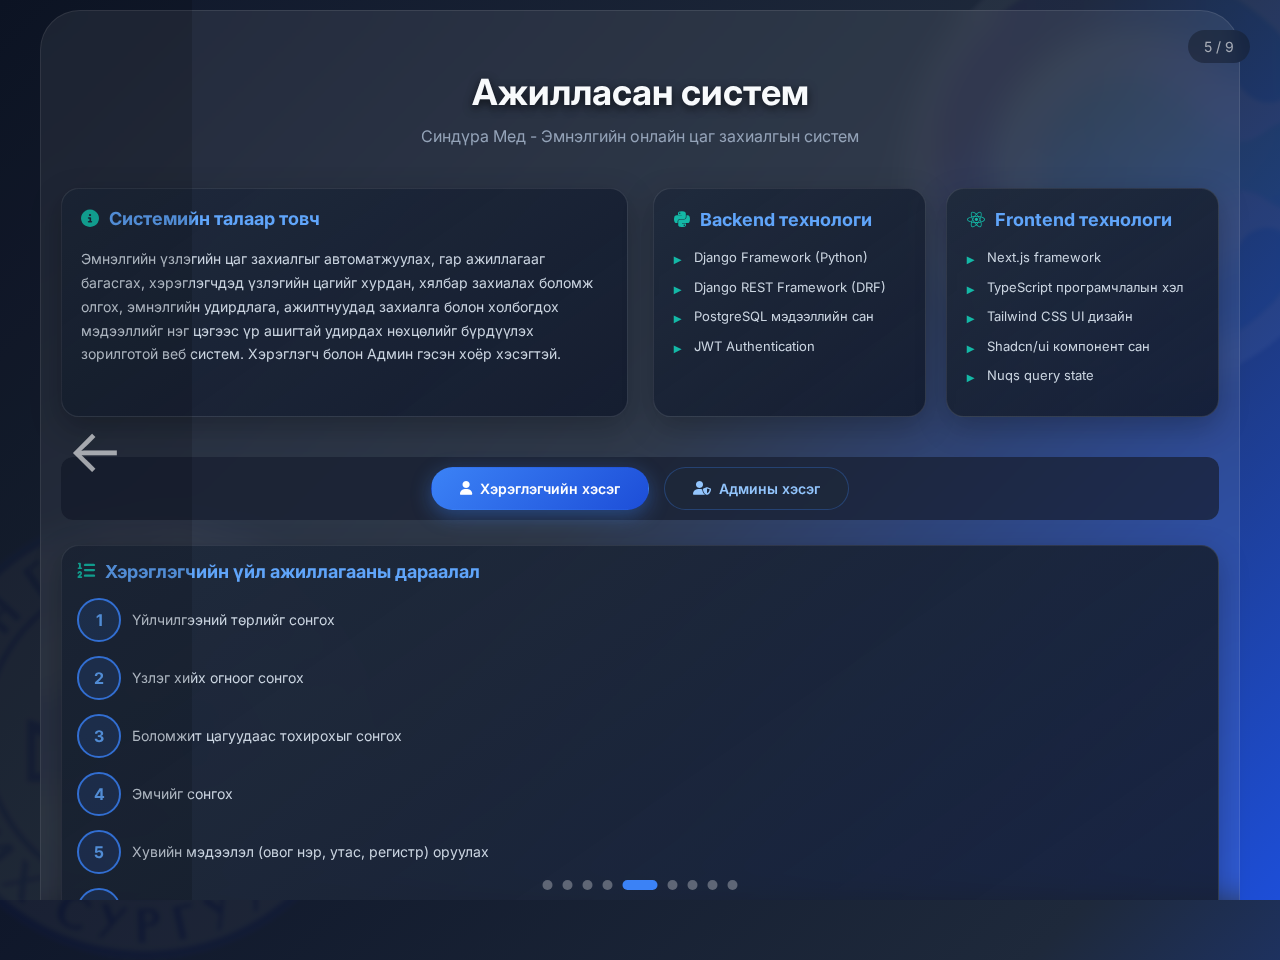
<file: Hamgaalalt_dadlaga/system.html>
<!DOCTYPE html>
<html lang="mn">
<head>
<meta charset="UTF-8">
<title>Үйлдвэрлэлийн дадлагын тайлан - Ажилласан систем - Синдүра Мед</title>
<link href="https://fonts.googleapis.com/css2?family=Inter:wght@300;400;500;600;700;800&display=swap" rel="stylesheet">
<link rel="stylesheet" href="https://cdnjs.cloudflare.com/ajax/libs/font-awesome/6.4.0/css/all.min.css">
<link href="style.css" rel="stylesheet">
<style>
:root {
    --primary: #3b82f6;
    --primary-dark: #2563eb;
    --primary-light: #60a5fa;
    --accent: #14b8a6;
    --accent-light: #2dd4bf;
    --text: #f8fafc;
    --text-light: #cbd5e1;
    --text-muted: #94a3b8;
    --bg-dark: #0f172a;
    --bg-card: rgba(30, 41, 59, 0.85);
    --border: rgba(255, 255, 255, 0.1);
    --border-light: rgba(255, 255, 255, 0.05);
    --shadow: rgba(0, 0, 0, 0.25);
    --gradient-primary: linear-gradient(135deg, #3b82f6, #1d4ed8);
    --gradient-accent: linear-gradient(135deg, #14b8a6, #0d9488);
    --gradient-card: linear-gradient(145deg, rgba(30, 41, 59, 0.95), rgba(15, 23, 42, 0.85));
}

* {
    margin: 0;
    padding: 0;
    box-sizing: border-box;
    font-family: 'Inter', sans-serif;
}

body {
    background: linear-gradient(135deg, #0f172a, #1e293b, #1d4ed8);
    color: var(--text);
    min-height: 100vh;
    overflow-x: hidden;
    position: relative;
}

.scrollable-page {
    height: 100vh;
    overflow-y: auto;
    overflow-x: hidden;
}

.bg-animation {
    position: fixed;
    top: 0;
    left: 0;
    width: 100%;
    height: 100%;
    z-index: -1;
    overflow: hidden;
    pointer-events: none;
}

.bg-circle {
    position: absolute;
    border-radius: 50%;
    background: rgba(59, 130, 246, 0.05);
    filter: blur(60px);
    pointer-events: none;
}

.circle-1 {
    width: 300px;
    height: 300px;
    top: -150px;
    left: -150px;
    background: rgba(59, 130, 246, 0.08);
}

.circle-2 {
    width: 400px;
    height: 400px;
    bottom: -200px;
    right: -200px;
    background: rgba(20, 184, 166, 0.06);
}

.container {
    max-width: 1200px;
    margin: 10px auto;
    padding: 40px 20px 40px;
    position: relative;
    z-index: 1;
    min-height: 100vh;
    background: rgba(255, 255, 255, 0.08);
    border-radius: 40px;
    backdrop-filter: blur(15px);
    border: 1px solid rgba(255, 255, 255, 0.1);
}

.header {
    text-align: center;
    margin-bottom: 40px;
    padding-top: 20px;
}

.header h1 {
    font-size: 36px;
    margin-bottom: 10px;
    background-clip: text;
    font-weight: 700;
    text-shadow: 0 3px 10px rgba(0,0,0,.7);
    line-height: 1.2;
}

.header-subtitle {
    font-size: 16px;
    color: var(--text-muted);
    margin-bottom: 15px;
    max-width: 600px;
    margin-left: auto;
    margin-right: auto;
    line-height: 1.5;
}

.card {
    background: var(--gradient-card);
    border-radius: 18px;
    padding: 19px;
    border: 1px solid var(--border);
    backdrop-filter: blur(12px);
    box-shadow: 0 10px 30px var(--shadow);
    transition: all 0.3s ease;
    margin-bottom: 20px;
}

.card:hover {
    transform: translateY(-5px);
    box-shadow: 0 15px 35px rgba(59, 130, 246, 0.2);
    border-color: rgba(59, 130, 246, 0.3);
}

.card-title {
    font-size: 18px;
    color: var(--primary-light);
    margin-bottom: 18px;
    display: flex;
    align-items: center;
    gap: 10px;
    font-weight: 700;
}

.card-title i {
    color: var(--accent);
    font-size: 18px;
}

.system-overview {
    display: grid;
    grid-template-columns: 1fr 1fr;
    gap: 25px;
    margin-bottom: 20px;
}
.overview-card p {
    font-size: 14px;
    line-height: 1.7;
    color: var(--text-light);
}
.tech-stack {
    display: grid;
    grid-template-columns: 1fr 1fr;
    gap: 20px;
}
.tech-card {
    padding: 20px;
}
.tech-list {
    list-style: none;
    padding: 0;
    margin: 0;
}
.tech-list li {
    font-size: 13px;
    color: var(--text-light);
    margin-bottom: 10px;
    padding-left: 20px;
    position: relative;
    line-height: 1.5;
}
.tech-list li::before {
    content: "▸";
    color: var(--accent);
    position: absolute;
    left: 0;
    font-weight: bold;
    font-size: 14px;
}

/* Tabs */
.tabs-container {
    margin-bottom: 15px;
}

.tabs-header {
    display: flex;
    justify-content: center;
    gap: 15px;
    margin-bottom: 25px;
    position: sticky;
    top: 10px;
    z-index: 100;
    padding: 10px 0;
    background: rgba(15, 23, 42, 0.7);
    backdrop-filter: blur(10px);
    border-radius: 12px;
}

.tab-btn {
    padding: 12px 28px;
    border-radius: 50px;
    border: 1px solid rgba(59, 130, 246, 0.3);
    background: rgba(30, 41, 59, 0.7);
    color: #93c5fd;
    font-size: 14px;
    font-weight: 600;
    cursor: pointer;
    transition: all 0.3s ease;
    display: flex;
    align-items: center;
    gap: 8px;
}

.tab-btn:hover {
    background: rgba(59, 130, 246, 0.15);
    transform: translateY(-2px);
}

.tab-btn.active {
    background: var(--gradient-primary);
    color: white;
    box-shadow: 0 6px 20px rgba(59, 130, 246, 0.4);
    border-color: transparent;
}

.tab-content {
    display: none;
    animation: fadeIn 0.5s ease;
}

.tab-content.active {
    display: block;
}

@keyframes fadeIn {
    from { opacity: 0; transform: translateY(10px); }
    to { opacity: 1; transform: translateY(0); }
}

/* Workflow steps */
.workflow-card {
    padding: 15px;
}

.workflow-steps {
    list-style: none;
    padding: 0;
    margin: 0 0 20px 0;
    counter-reset: step-counter;
}

.workflow-steps li {
    font-size: 14px;
    color: var(--text-light);
    margin-bottom: 18px;
    padding-left: 55px;
    position: relative;
    line-height: 1.5;
    min-height: 40px;
    display: flex;
    align-items: center;
}

.workflow-steps li::before {
    counter-increment: step-counter;
    content: counter(step-counter);
    position: absolute;
    left: 0;
    width: 40px;
    height: 40px;
    background: rgba(59, 130, 246, 0.15);
    border: 2px solid var(--primary);
    border-radius: 50%;
    display: flex;
    align-items: center;
    justify-content: center;
    font-size: 16px;
    font-weight: 700;
    color: var(--primary-light);
    transition: all 0.3s ease;
}

.workflow-steps li:hover::before {
    background: var(--gradient-primary);
    color: white;
    transform: scale(1.05);
}

/* Features list */
.features-list {
    list-style: none;
    padding: 0;
    margin: 0 0 20px 0;
}

.features-list li {
    font-size: 14px;
    color: var(--text-light);
    margin-bottom: 12px;
    padding-left: 32px;
    position: relative;
    line-height: 1.5;
}

.features-list li::before {
    content: "✓";
    position: absolute;
    left: 0;
    color: var(--accent);
    font-weight: bold;
    font-size: 16px;
    display: flex;
    align-items: center;
    justify-content: center;
    width: 24px;
    height: 24px;
    background: rgba(20, 184, 166, 0.1);
    border-radius: 50%;
}

/* System features */
.system-features {
    margin-top: 40px;
    margin-bottom: 0px;
}

.features-grid {
    display: grid;
    grid-template-columns: repeat(auto-fit, minmax(250px, 1fr));
    gap: 20px;
}

.feature-card {
    padding: 25px;
    text-align: center;
    border-top: 4px solid var(--accent);
    transition: all 0.3s ease;
}

.feature-card:hover {
    border-top-color: var(--primary);
    transform: translateY(-8px);
}

.feature-icon {
    font-size: 32px;
    color: var(--primary-light);
    margin-bottom: 15px;
    display: inline-block;
    width: 70px;
    height: 70px;
    line-height: 70px;
    background: rgba(59, 130, 246, 0.1);
    border-radius: 50%;
    transition: all 0.3s ease;
}

.feature-card:hover .feature-icon {
    background: var(--gradient-primary);
    color: white;
    transform: scale(1.1);
}

.feature-card h3 {
    font-size: 17px;
    color: var(--text);
    margin-bottom: 12px;
    font-weight: 700;
}

.feature-card p {
    font-size: 13px;
    color: var(--text-muted);
    line-height: 1.6;
}

/* Note box */
.note-box {
    background: rgba(20, 184, 166, 0.1);
    border-radius: 12px;
    padding: 18px;
    border-left: 4px solid var(--accent);
    margin-top: 20px;
}

.note-box p {
    font-size: 13px;
    color: var(--text-light);
    line-height: 1.6;
}

.note-box strong {
    color: var(--accent-light);
}

.nav-btn {
    display: flex;
    align-items: center;
    gap: 10px;
    padding: 12px 24px;
    background: rgba(30, 41, 59, 0.7);
    border: 1px solid var(--border);
    border-radius: 10px;
    color: var(--text-light);
    font-size: 14px;
    font-weight: 600;
    text-decoration: none;
    transition: all 0.3s ease;
}

.nav-btn:hover {
    background: rgba(59, 130, 246, 0.15);
    color: var(--primary-light);
    transform: translateY(-2px);
    box-shadow: 0 5px 15px rgba(0, 0, 0, 0.1);
}

.nav-btn i {
    font-size: 16px;
}

.slide-indicator {
    color: var(--text-muted);
    font-size: 14px;
    font-weight: 500;
    text-align: center;
}

.slide-indicator .current {
    color: var(--primary-light);
    font-weight: 700;
}

.scrollable-page::-webkit-scrollbar {
    width: 8px;
}

.scrollable-page::-webkit-scrollbar-track {
    background: rgba(255, 255, 255, 0.05);
    border-radius: 10px;
}

.scrollable-page::-webkit-scrollbar-thumb {
    background: rgba(59, 130, 246, 0.5);
    border-radius: 10px;
}

.scrollable-page::-webkit-scrollbar-thumb:hover {
    background: rgba(59, 130, 246, 0.8);
}
.scroll-top-btn {
    position: fixed;
    bottom: 100px;
    right: 30px;
    width: 50px;
    height: 50px;
    background: var(--gradient-primary);
    border-radius: 50%;
    display: flex;
    align-items: center;
    justify-content: center;
    color: white;
    font-size: 20px;
    cursor: pointer;
    opacity: 0;
    transform: translateY(20px);
    transition: all 0.3s ease;
    z-index: 99;
    box-shadow: 0 4px 15px rgba(255, 255, 255, 0.3);
    border: none;
}

.scroll-top-btn.visible {
    opacity: 1;
    transform: translateY(0);
}

.scroll-top-btn:hover {
    transform: translateY(-3px);
    box-shadow: 0 6px 20px rgba(59, 130, 246, 0.4);
}
.progress-bar {
    position: fixed;
    top: 0;
    left: 0;
    width: 0%;
    height: 4px;
    background: var(--gradient-accent);
    z-index: 1000;
    transition: width 0.1s ease;
}
</style>
</head>
<body>
<div class="progress-bar" id="progressBar"></div>

<button class="scroll-top-btn" id="scrollTopBtn">
    <i class="fas fa-chevron-up"></i>
</button>

<div class="slide-number">5 / 9</div>

<div class="nav-arrow left" onclick="window.location.href='company-intro.html'">
  <div class="arrow-icon">←</div>
</div>

<div class="nav-arrow right" onclick="window.location.href='learning.html'">
  <div class="arrow-icon">→</div>
</div>

<div class="scrollable-page">
    <img src="num.png" class="bg-logo left" alt="МУИС Logo">
    <img src="compony.png" class="bg-logo right" alt="Компанийн Logo">
    <div class="container">
        <div class="header">
            <h1>Ажилласан систем</h1>
            <p class="header-subtitle">Синдүра Мед - Эмнэлгийн онлайн цаг захиалгын систем</p>
        </div>

        <div class="system-overview">
            <div class="card overview-card">
                <h2 class="card-title"><i class="fas fa-info-circle"></i> Системийн талаар товч</h2>
                <p>Эмнэлгийн үзлэгийн цаг захиалгыг автоматжуулах, гар ажиллагааг багасгах, хэрэглэгчдэд үзлэгийн цагийг хурдан, хялбар захиалах боломж олгох, эмнэлгийн удирдлага, ажилтнуудад захиалга болон холбогдох мэдээллийг нэг цэгээс үр ашигтай удирдах нөхцөлийг бүрдүүлэх зорилготой веб систем. Хэрэглэгч болон Админ гэсэн хоёр хэсэгтэй.</p>
            </div>
            
            <div class="tech-stack">
                <div class="card tech-card">
                    <h2 class="card-title"><i class="fab fa-python"></i> Backend технологи</h2>
                    <ul class="tech-list">
                        <li>Django Framework (Python)</li>
                        <li>Django REST Framework (DRF)</li>
                        <li>PostgreSQL мэдээллийн сан</li>
                        <li>JWT Authentication</li>
                    </ul>
                </div>
                
                <div class="card tech-card">
                    <h2 class="card-title"><i class="fab fa-react"></i> Frontend технологи</h2>
                    <ul class="tech-list">
                        <li>Next.js framework</li>
                        <li>TypeScript програмчлалын хэл</li>
                        <li>Tailwind CSS UI дизайн</li>
                        <li>Shadcn/ui компонент сан</li>
                        <li>Nuqs query state</li>
                    </ul>
                </div>
            </div>
        </div>

        <div class="tabs-container">
            <div class="tabs-header">
                <button class="tab-btn active" data-tab="user-tab">
                    <i class="fas fa-user"></i> Хэрэглэгчийн хэсэг
                </button>
                <button class="tab-btn" data-tab="admin-tab">
                    <i class="fas fa-user-shield"></i> Админы хэсэг
                </button>
            </div>

            <div id="user-tab" class="tab-content active">
                <div class="card workflow-card">
                    <h2 class="card-title"><i class="fas fa-list-ol"></i> Хэрэглэгчийн үйл ажиллагааны дараалал</h2>
                    <ol class="workflow-steps">
                        <li>Үйлчилгээний төрлийг сонгох</li>
                        <li>Үзлэг хийх огноог сонгох</li>
                        <li>Боломжит цагуудаас тохирохыг сонгох</li>
                        <li>Эмчийг сонгох</li>
                        <li>Хувийн мэдээлэл (овог нэр, утас, регистр) оруулах</li>
                        <li>Урьдчилгаа төлбөр төлөх</li>
                        <li>Захиалгыг баталгаажуулах</li>
                    </ol>
                    <div class="note-box">
                        <p><strong>Мөн:</strong> "Миний захиалгын цаг" хэсэгт утасны дугаар, регистрийн дугаараар хийсэн захиалгуудаа шалгах боломжтой. Захиалгын цагаа цуцлах, өөрчлөх боломжтой.</p>
                    </div>
                </div>
            </div>
            
            <div id="admin-tab" class="tab-content">
                <div class="card workflow-card">
                    <h2 class="card-title"><i class="fas fa-tasks"></i> Админы үйл ажиллагааны боломжууд</h2>
                    <ul class="features-list">
                        <li>Системд нууцлалтай, аюулгүй нэвтрэх</li>
                        <li>Эмчийн мэдээлэл нэмэх, засах, устгах</li>
                        <li>Үйлчилгээний төрлүүд үүсгэх, шинэчлэх</li>
                        <li>Үзлэг үүсгэх (ганц болон багцаар)</li>
                        <li>Эмчийн ажлын цаг, үзлэгийн хуваарь тохируулах</li>
                        <li>Захиалгуудыг жагсаалтаар харах, төлөв өөрчлөх</li>
                        <li>Бүх захиалгыг нэгтгэн хянах, удирдах</li>
                        <li>Статистик мэдээлэл харах (орлого, захиалгын тоо)</li>
                        <li>Тайлан үүсгэх, хэвлэх</li>
                        <li>Хэрэглэгчийн санал гомдлыг харах, шийдвэрлэх</li>
                    </ul>
                    <div class="note-box">
                        <p>Эмнэлгийн өдөр тутмын үйл ажиллагааг илүү оновчтой, цаг алдалгүй, алдаа багатай зохион байгуулах боломжийг олгоно. Систем нь эмнэлгийн ажилтнуудад хялбар ашиглах интерфэйсээр хөгжүүлсэн.</p>
                    </div>
                </div>
            </div>
        </div>
        
        <div class="system-features">
            <h2 class="card-title" style="text-align: center; margin-bottom: 30px;">
                <i class="fas fa-star"></i> Системийн онцлог
            </h2>
            
            <div class="features-grid">
                <div class="card feature-card">
                    <div class="feature-icon">
                        <i class="fas fa-bolt"></i>
                    </div>
                    <h3>Автоматжуулалт</h3>
                    <p>Цаг захиалга, төлбөр, баталгаажуулалт, мэдэгдэл илгээх зэрэг үйлдлүүд автоматаар явагдана</p>
                </div>
                
                <div class="card feature-card">
                    <div class="feature-icon">
                        <i class="fas fa-shield-alt"></i>
                    </div>
                    <h3>Аюулгүй байдал</h3>
                    <p>JWT authentication, SSL нууцлал, хувийн мэдээллийн хамгаалалттай</p>
                </div>
                
                <div class="card feature-card">
                    <div class="feature-icon">
                        <i class="fas fa-mobile-alt"></i>
                    </div>
                    <h3>Responsive дизайн</h3>
                    <p>Гар утас, таблет, компьютер дээр алдаагүй дүрслэгдэх, бүх төрлийн төхөөрөмж дээр сайн ажиллана</p>
                </div>
                
                <div class="card feature-card">
                    <div class="feature-icon">
                        <i class="fas fa-chart-bar"></i>
                    </div>
                    <h3>Статистик, тайлан</h3>
                    <p>Захиалга, ачаалал, орлогын дүн шинжилгээ хийх, автомат тайлан үүсгэх боломжтой</p>
                </div>
            </div>
        </div>
    </div>
</div>
<div class="nav-indicators">
  <div class="nav-dot" onclick="window.location.href='index.html'"></div>
  <div class="nav-dot" onclick="window.location.href='aguulga.html'"></div>
  <div class="nav-dot" onclick="window.location.href='orshil.html'"></div>
  <div class="nav-dot" onclick="window.location.href='company-intro.html'"></div>
  <div class="nav-dot active" onclick="window.location.href='system.html'"></div>
  <div class="nav-dot" onclick="window.location.href='learning.html'"></div>
  <div class="nav-dot" onclick="window.location.href='my-work.html'"></div>
  <div class="nav-dot" onclick="window.location.href='conclusion.html'"></div>
  <div class="nav-dot" onclick="window.location.href='demo.html'"></div>
</div>

<script src="script.js"></script>

<script>
document.addEventListener('DOMContentLoaded', function() {
    const tabBtns = document.querySelectorAll('.tab-btn');
    const tabContents = document.querySelectorAll('.tab-content');
    
    tabBtns.forEach(btn => {
        btn.addEventListener('click', function() {
            const tabId = this.getAttribute('data-tab');
            tabBtns.forEach(b => b.classList.remove('active'));
            tabContents.forEach(c => c.classList.remove('active'));
            this.classList.add('active');
            document.getElementById(tabId).classList.add('active');
        });
    });
    const bgAnimation = document.querySelector('.bg-animation');
    for (let i = 0; i < 5; i++) {
        const circle = document.createElement('div');
        circle.classList.add('bg-circle');
        circle.style.width = Math.floor(Math.random() * 200 + 50) + 'px';
        circle.style.height = circle.style.width;
        circle.style.left = Math.floor(Math.random() * 100) + '%';
        circle.style.top = Math.floor(Math.random() * 100) + '%';
        circle.style.background = i % 2 === 0 
            ? 'rgba(59, 130, 246, 0.03)' 
            : 'rgba(20, 184, 166, 0.03)';
        circle.style.filter = 'blur(' + (Math.floor(Math.random() * 30) + 20) + 'px)';
        bgAnimation.appendChild(circle);
    }
    const scrollTopBtn = document.getElementById('scrollTopBtn');
    const progressBar = document.getElementById('progressBar');
    
    window.addEventListener('scroll', function() {
        if (window.scrollY > 300) {
            scrollTopBtn.classList.add('visible');
        } else {
            scrollTopBtn.classList.remove('visible');
        }
        const winScroll = document.body.scrollTop || document.documentElement.scrollTop;
        const height = document.documentElement.scrollHeight - document.documentElement.clientHeight;
        const scrolled = (winScroll / height) * 100;
        progressBar.style.width = scrolled + "%";
    });
    
    scrollTopBtn.addEventListener('click', function() {
        window.scrollTo({
            top: 0,
            behavior: 'smooth'
        });
    });
    
    document.addEventListener('keydown', function(e) {
        if (e.key === 'ArrowLeft' && e.ctrlKey) {
            e.preventDefault();
            window.location.href = 'company-intro.html';
        } else if (e.key === 'ArrowRight' && e.ctrlKey) {
            e.preventDefault();
            window.location.href = 'learning.html';
        }
    });
});
</script>

</body>
</html>
</file>
<file: Hamgaalalt_dadlaga/style.css>
* { box-sizing: border-box; }
body {
  margin: 0;
  font-family: "Inter", sans-serif;
  background: #0f172a;
  color: white;
  overflow: hidden;
  user-select: none;
}

.slides-container {
  display: flex;
  width: 100%;
  height: 100vh;
  transition: transform 0.6s cubic-bezier(0.4, 0, 0.2, 1);
}

.slide {
  min-width: 100vw;
  height: 100vh;
  display: flex;
  justify-content: center;
  align-items: center;
  position: relative;
  background: linear-gradient(135deg, #0f172a, #1e293b, #1d4ed8);
  overflow: hidden;
  padding: 60px 40px;
}

.bg-logo {
  position: absolute;
  opacity: 0.04;
  width: 450px;
  filter: blur(2px);
  border-radius: 50%;
  pointer-events: none;
}

.bg-logo.left { left: -80px; bottom: -60px; }
.bg-logo.right { right: -80px; top: -60px; }

.slide-content {
  position: relative;
  z-index: 2;
  max-width: 1100px;
  width: 100%;
  transition: transform 0.2s ease;
}

.cover-box {
  padding: 40px 50px;
  background: rgba(255, 255, 255, 0.08);
  border-radius: 40px;
  backdrop-filter: blur(15px);
  border: 1px solid rgba(255, 255, 255, 0.1);
  text-align: center;
}

.logo-row {
  display: flex;
  justify-content: center;
  gap: 60px;
  margin-bottom: 35px;
}

.logo-row img {
  height: 110px;
  filter: drop-shadow(0 10px 25px rgba(0,0,0,.6));
  border-radius: 50%;
  transition: transform 0.3s;
}

.logo-row img:hover {
  transform: scale(1.08);
}

.cover-box h1 {
  font-size: 48px;
  margin: 15px 0;
  font-weight: 700;
  text-shadow: 0 3px 10px rgba(0,0,0,.7);
  line-height: 1.2;
}

.cover-box h2 {
  font-size: 18px;
  font-weight: 500;
  opacity: .92;
  margin: 7px 0;
  color: #e5e7eb;
  text-shadow: 0 2px 6px rgba(0,0,0,.5);
}

.cover-box p {
  font-size: 16px;
  opacity: .88;
  margin: 5px 0;
}

.system-section h1 {
  font-size: 44px;
  font-weight: 700;
  margin-bottom: 45px;
  text-align: center;
  text-shadow: 0 3px 10px rgba(0,0,0,.6);
}

.system-grid {
  display: grid;
  grid-template-columns: 1fr 1fr;
  gap: 25px;
  margin-bottom: 30px;
}

.system-box {
  background: rgba(255, 255, 255, 0.08);
  padding: 30px;
  border-radius: 18px;
  backdrop-filter: blur(10px);
  border: 1px solid rgba(255, 255, 255, 0.1);
}

.system-box h3 {
  font-size: 18px;
  color: #60a5fa;
  margin-bottom: 12px;
  font-weight: 600;
}

.system-box h2 {
  font-size: 26px;
  margin-bottom: 15px;
  font-weight: 700;
}

.system-box p {
  font-size: 16px;
  line-height: 1.6;
  opacity: 0.9;
}

.system-box ul {
  list-style: none;
  padding: 0;
  margin: 10px 0 0 0;
}

.system-box ul li {
  padding: 8px 0;
  padding-left: 25px;
  position: relative;
  font-size: 15px;
  opacity: 0.88;
}

.system-box ul li:before {
  content: "•";
  position: absolute;
  left: 8px;
  color: #60a5fa;
  font-size: 20px;
}


.learning-section h1 {
  font-size: 44px;
  font-weight: 700;
  margin-bottom: 50px;
  text-align: center;
  text-shadow: 0 3px 10px rgba(0,0,0,.6);
}

.learning-list {
  display: grid;
  grid-template-columns: repeat(2, 1fr);
  gap: 20px;
}

.learning-item {
  background: rgba(255, 255, 255, 0.08);
  padding: 25px 30px;
  border-radius: 16px;
  backdrop-filter: blur(10px);
  border: 1px solid rgba(255, 255, 255, 0.1);
  display: flex;
  align-items: center;
  gap: 15px;
  transition: all 0.3s ease;
}

.learning-item:hover {
  transform: translateX(10px);
  background: rgba(255, 255, 255, 0.12);
  border-color: #60a5fa;
}

.learning-item .icon {
  font-size: 32px;
  color: #60a5fa;
  min-width: 40px;
}

.learning-item p {
  font-size: 17px;
  margin: 0;
  line-height: 1.5;
}

.work-section h1 {
  font-size: 44px;
  font-weight: 700;
  margin-bottom: 50px;
  text-align: center;
  text-shadow: 0 3px 10px rgba(0,0,0,.6);
}

.work-section h2 {
  font-size: 26px;
  color: #60a5fa;
  margin-bottom: 30px;
  text-align: center;
  font-weight: 600;
}

.work-grid {
  display: grid;
  grid-template-columns: repeat(2, 1fr);
  gap: 20px;
}

.work-card {
  background: rgba(255, 255, 255, 0.08);
  padding: 28px;
  border-radius: 16px;
  backdrop-filter: blur(10px);
  border-left: 4px solid #60a5fa;
  transition: all 0.3s ease;
}

.work-card:hover {
  background: rgba(255, 255, 255, 0.12);
  transform: translateY(-5px);
  box-shadow: 0 10px 30px rgba(59, 130, 246, 0.3);
}

.work-card h3 {
  font-size: 19px;
  margin-bottom: 10px;
  color: #93c5fd;
  font-weight: 600;
}

.work-card p {
  font-size: 15px;
  line-height: 1.6;
  opacity: 0.88;
  margin: 0;
}

.conclusion-section {
  text-align: center;
}

.conclusion-section h1 {
  font-size: 44px;
  font-weight: 700;
  margin-bottom: 50px;
  text-shadow: 0 3px 10px rgba(0,0,0,.6);
}

.conclusion-box {
  background: rgba(255, 255, 255, 0.08);
  padding: 45px 50px;
  border-radius: 20px;
  backdrop-filter: blur(15px);
  border: 1px solid rgba(255, 255, 255, 0.15);
  max-width: 800px;
  margin: 0 auto;
}

.conclusion-item {
  padding: 20px 0;
  border-bottom: 1px solid rgba(255, 255, 255, 0.1);
}

.conclusion-item:last-child {
  border-bottom: none;
}

.conclusion-item p {
  font-size: 19px;
  line-height: 1.7;
  margin: 0;
  opacity: 0.92;
}

.demo-section {
  text-align: center;
}

.demo-section h1 {
  font-size: 44px;
  font-weight: 700;
  margin-bottom: 40px;
  text-shadow: 0 3px 10px rgba(0,0,0,.6);
}

.demo-box {
  background: rgba(255, 255, 255, 0.08);
  padding: 50px;
  border-radius: 25px;
  backdrop-filter: blur(15px);
  border: 1px solid rgba(255, 255, 255, 0.15);
  max-width: 600px;
  margin: 0 auto;
}

.demo-btn {
  display: inline-block;
  padding: 18px 50px;
  font-size: 20px;
  font-weight: 600;
  color: white;
  background: linear-gradient(135deg, #3b82f6, #1d4ed8);
  border: none;
  border-radius: 50px;
  cursor: pointer;
  transition: all 0.3s ease;
  text-decoration: none;
  box-shadow: 0 8px 20px rgba(59, 130, 246, 0.4);
  margin-bottom: 30px;
}

.demo-btn:hover {
  transform: translateY(-3px);
  box-shadow: 0 12px 30px rgba(59, 130, 246, 0.6);
}

.qr-code {
  width: 200px;
  height: 200px;
  background: white;
  margin: 20px auto;
  border-radius: 15px;
  display: flex;
  align-items: center;
  justify-content: center;
  font-size: 14px;
  color: #333;
}

.nav-indicators {
  position: fixed;
  bottom: 10px;
  left: 50%;
  transform: translateX(-50%);
  display: flex;
  gap: 10px;
  z-index: 1000;
}

.nav-dot {
  width: 10px;
  height: 10px;
  border-radius: 50%;
  background: rgba(255, 255, 255, 0.3);
  cursor: pointer;
  transition: all 0.3s ease;
}

.nav-dot:hover {
  background: rgba(255, 255, 255, 0.6);
  transform: scale(1.3);
}

.nav-dot.active {
  background: rgba(59, 130, 246, 1);
  width: 35px;
  border-radius: 6px;
}

.slide-number {
  position: fixed;
  top: 30px;
  right: 30px;
  font-size: 14px;
  color: rgba(255, 255, 255, 0.6);
  z-index: 1000;
  background: rgba(0, 0, 0, 0.3);
  padding: 8px 16px;
  border-radius: 20px;
  backdrop-filter: blur(10px);
}

.nav-arrow {
  position: fixed;
  top: 0;
  height: 100vh;
  width: 15%;
  display: flex;
  align-items: center;
  justify-content: center;
  z-index: 900;
  cursor: pointer;
  transition: background 0.3s ease;
  opacity: 0;
}

.nav-arrow:hover {
  background: rgba(0, 0, 0, 0.15);
  opacity: 1;
}

.nav-arrow.left { left: 0; }
.nav-arrow.right { right: 0; }

.nav-arrow .arrow-icon {
  font-size: 50px;
  color: rgba(255, 255, 255, 0.6);
  transition: all 0.3s ease;
  opacity: 0;
}

.nav-arrow:hover .arrow-icon {
  opacity: 1;
  transform: scale(1.2);
}

.nav-arrow.disabled {
  cursor: not-allowed;
  pointer-events: none;
}

.slide.pressing {
  transform: scale(0.98);
}

@media(max-width: 900px){
  .slide { padding: 40px 25px; }
  .cover-box h1 { font-size: 36px; }
  .cover-box h2 { font-size: 16px; }
  .logo-row { flex-direction: column; gap: 30px; }
  .logo-row img { height: 80px; }
  
  .intro-grid, .system-grid, .learning-list, .work-grid {
    grid-template-columns: 1fr;
    gap: 20px;
  }
  
  .slide-content h1 { font-size: 34px !important; }
  .nav-arrow { width: 25%; }
  .slide-number { top: 15px; right: 15px; font-size: 12px; }
}
.org-slider {
  width: 520px;
  height: 260px;
  margin: 0 auto 35px;
  border-radius: 18px;
  overflow: hidden;
  box-shadow: 0 10px 40px rgba(0,0,0,.4);
}

.org-slider img {
  width: 100%;
  height: 100%;
  object-fit: cover;
}

.org-summary {
  background: rgba(255,255,255,0.08);
  padding: 30px 40px;
  border-radius: 18px;
  max-width: 720px;
  margin: 0 auto;
  text-align: left;
  line-height: 1.7;
  font-size: 17px;
}

.org-summary ul {
  margin-top: 15px;
  padding-left: 18px;
}

.org-hero {
  position: relative;
  width: 100%;
  max-width: 1000px;
  margin: 0 auto;
  border-radius: 24px;
  overflow: hidden;
  box-shadow: 0 15px 50px rgba(0,0,0,.5);
}

.org-hero-img {
  width: 100%;
  height: 430px;
  object-fit: cover;
  display: block;
  transition: transform 0.5s ease;
}

.org-hero:hover .org-hero-img {
  transform: scale(1.01);
}

.org-hero-overlay {
  position: absolute;
  inset: 0;
  padding: 20px 20px;
  display: flex;
  flex-direction: column;
  justify-content: end;
  background: linear-gradient(
    to top,
    rgb(15, 23, 42) 0%,
    rgb(15, 23, 42, 0.8) 30%,
    rgba(15, 23, 42, 0) 50%,
    transparent 100%
  );
  backdrop-filter: blur(0px);
}

.org-hero-overlay h2 {
  font-size: 34px;
  font-weight: 700;
  margin-bottom: 18px;
  color: #74b5ff;
  text-shadow: 0 3px 12px rgba(0,0,0,.8);
}

.org-hero-overlay p {
  margin-top: 16px;
  font-size: 15px;
  opacity: 0.9;
  color: #ffffff;
}
.slide {
    height: 100vh;
    overflow: hidden;

}
.company-intro-container {
    max-width: 1100px;
    transform: scale(0.92);
    transform-origin: top center;
}
.company-header h1 {
    font-size: 38px;
    margin-bottom: 10px;
}

.company-logo {
    width: 130px;
    height: 130px;
}
.company-logo img {
    width: 100px;
    height: 100px;
}

.company-card {
    padding: 22px;
}

.highlight-item {
    padding: 18px 14px;
}

.highlight-icon {
    font-size: 28px;
}
</file>
